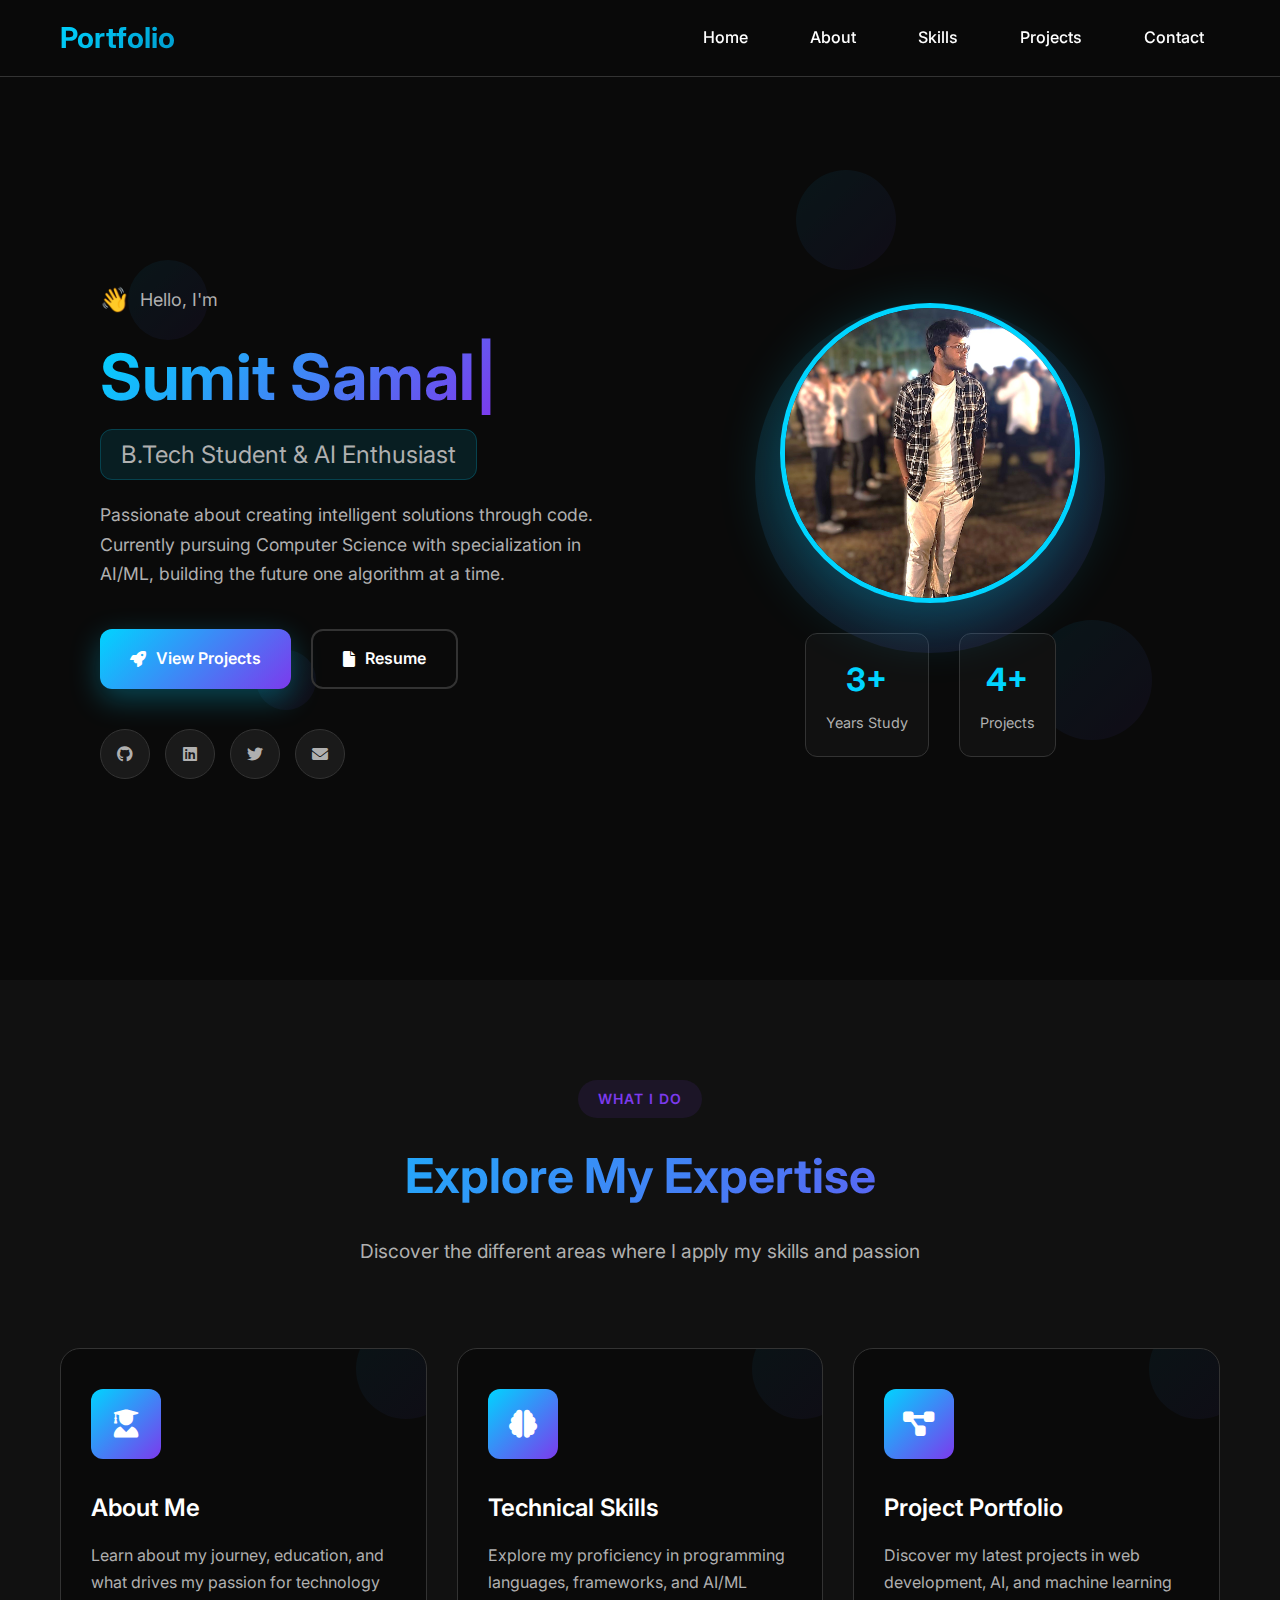
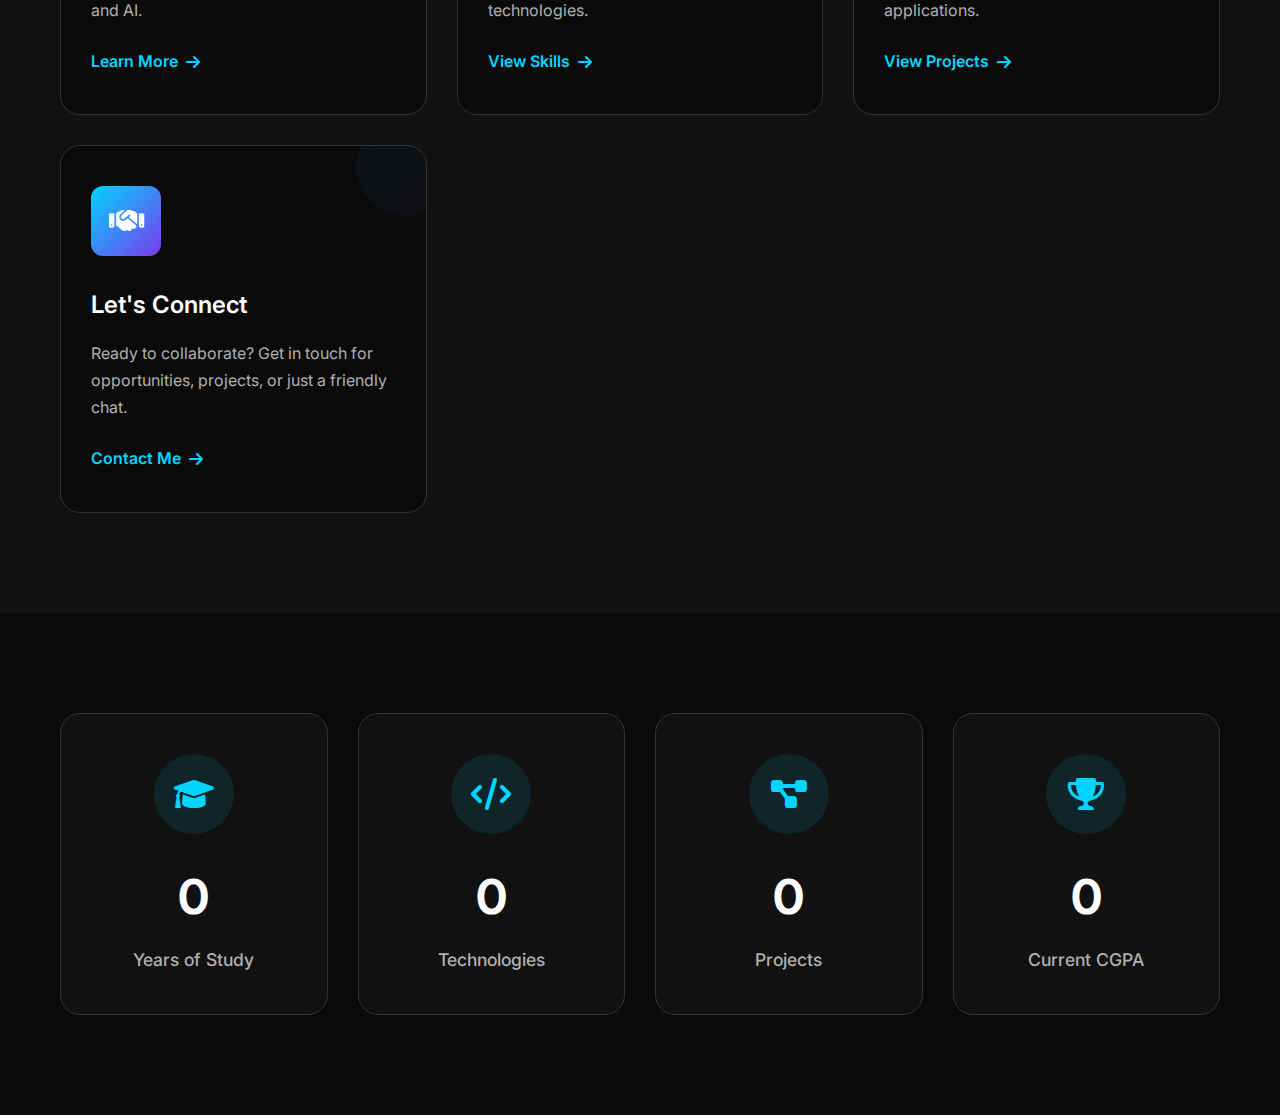
<file: index.html>
<!DOCTYPE html>
<html lang="en">
<head>
    <meta charset="UTF-8">
    <meta name="viewport" content="width=device-width, initial-scale=1.0">
    <title>Sumit Samal - Portfolio</title>
    <link rel="stylesheet" href="style1.css">
    <link href="https://cdnjs.cloudflare.com/ajax/libs/font-awesome/6.0.0/css/all.min.css" rel="stylesheet">
    <link href="https://fonts.googleapis.com/css2?family=Inter:wght@300;400;500;600;700&display=swap" rel="stylesheet">
</head>
<body>
    <nav class="navbar">
        <div class="nav-container">
            <div class="nav-logo">
                <a href="index.html">Portfolio</a>
            </div>
            <div class="nav-menu" id="nav-menu">
                <a href="index.html" class="nav-link active">Home</a>
                <a href="about1.html" class="nav-link active">About</a>
                <a href="skills1.html" class="nav-link active">Skills</a>
                <a href="project.html" class="nav-link active">Projects</a>
                <a href="contact.html" class="nav-link active">Contact</a>
            </div>
            <div class="nav-toggle" id="nav-toggle">
                <span class="bar"></span>
                <span class="bar"></span>
                <span class="bar"></span>
            </div>
        </div>
    </nav>

    <main class="home-container">
        <div class="hero-section">
            <div class="hero-background">
                <div class="floating-shapes">
                    <div class="shape shape-1"></div>
                    <div class="shape shape-2"></div>
                    <div class="shape shape-3"></div>
                    <div class="shape shape-4"></div>
                </div>
            </div>
            <div class="hero-content">
                <div class="hero-text">
                    <div class="greeting">
                        <span class="wave">👋</span>
                        <span>Hello, I'm</span>
                    </div>
                    <h1 class="hero-title">
                        <span class="highlight typing-text">Sumit Samal</span>
                    </h1>
                    <h2 class="hero-subtitle">
                        <span class="role-text">B.Tech Student & AI Enthusiast</span>
                    </h2>
                    <p class="hero-description">
                        Passionate about creating intelligent solutions through code. Currently pursuing Computer Science with specialization in AI/ML, building the future one algorithm at a time.
                    </p>
                    <div class="hero-buttons">
                        <a href="project1.html" class="btn btn-primary">
                            <i class="fas fa-rocket"></i>
                            <span>View Projects</span>
                        </a>
                        <a href="https://drive.google.com/file/d/1Ku2O8I_wGQ8rP6SpqJOawXwCkl2ctK6r/view?usp=sharing" class="btn btn-secondary">
                            <i class="fas fa-file"></i>
                            <span>Resume</span>
                        </a>
                    </div>
                    <div class="social-links">
                        <a href="https://github.com/Sumit07-git" class="social-link" title="GitHub">
                            <i class="fab fa-github"></i>
                        </a>
                        <a href="https://www.linkedin.com/in/sumit-samal-a66a9528b" class="social-link" title="LinkedIn">
                            <i class="fab fa-linkedin"></i>
                        </a>
                        <a href="https://x.com/SumitSamal72471?t=HwQ1sMINkgz9I_7a9Egrqw&s=09" class="social-link" title="Twitter">
                            <i class="fab fa-twitter"></i>
                        </a>
                        <a href="mailto:sumitsamal08@gmail.com" class="social-link" title="Email">
                            <i class="fas fa-envelope"></i>
                        </a>
                    </div>
                </div>
                <div class="hero-visual">
                    <div class="profile-container">
                        <div class="profile-background"></div>
                        <div class="profile-image">
                            <img src="[data-uri]" alt="Sumit Samal" class="profile-img">
                        </div>
                        <div class="profile-stats">
                            <div class="stat">
                                <span class="stat-number">3+</span>
                                <span class="stat-label">Years Study</span>
                            </div>
                            <div class="stat">
                                <span class="stat-number">4+</span>
                                <span class="stat-label">Projects</span>
                            </div>
                        </div>
                    </div>
                </div>
            </div>
            
        </div>

        <section class="features-section">
            <div class="container">
                <div class="section-header">
                    <span class="section-tag">What I Do</span>
                    <h2 class="section-title">Explore My Expertise</h2>
                    <p class="section-subtitle">Discover the different areas where I apply my skills and passion</p>
                </div>
                <div class="features-grid">
                    <a href="about1.html" class="feature-card">
                        <div class="feature-icon">
                            <i class="fas fa-user-graduate"></i>
                        </div>
                        <div class="feature-content">
                            <h3>About Me</h3>
                            <p>Learn about my journey, education, and what drives my passion for technology and AI.</p>
                            <span class="feature-link">Learn More <i class="fas fa-arrow-right"></i></span>
                        </div>
                        <div class="feature-decoration"></div>
                    </a>
                    
                    <a href="skills1.html" class="feature-card">
                        <div class="feature-icon">
                            <i class="fas fa-brain"></i>
                        </div>
                        <div class="feature-content">
                            <h3>Technical Skills</h3>
                            <p>Explore my proficiency in programming languages, frameworks, and AI/ML technologies.</p>
                            <span class="feature-link">View Skills <i class="fas fa-arrow-right"></i></span>
                        </div>
                        <div class="feature-decoration"></div>
                    </a>
                    
                    <a href="project.html" class="feature-card">
                        <div class="feature-icon">
                            <i class="fas fa-project-diagram"></i>
                        </div>
                        <div class="feature-content">
                            <h3>Project Portfolio</h3>
                            <p>Discover my latest projects in web development, AI, and machine learning applications.</p>
                            <span class="feature-link">View Projects <i class="fas fa-arrow-right"></i></span>
                        </div>
                        <div class="feature-decoration"></div>
                    </a>
                    
                    <a href="contact.html" class="feature-card">
                        <div class="feature-icon">
                            <i class="fas fa-handshake"></i>
                        </div>
                        <div class="feature-content">
                            <h3>Let's Connect</h3>
                            <p>Ready to collaborate? Get in touch for opportunities, projects, or just a friendly chat.</p>
                            <span class="feature-link">Contact Me <i class="fas fa-arrow-right"></i></span>
                        </div>
                        <div class="feature-decoration"></div>
                    </a>
                </div>
            </div>
        </section>

        <section class="stats-section">
            <div class="container">
                <div class="stats-grid">
                    <div class="stat-card">
                        <div class="stat-icon">
                            <i class="fas fa-graduation-cap"></i>
                        </div>
                        <div class="stat-content">
                            <div class="stat-number" data-target="3">0</div>
                            <div class="stat-label">Years of Study</div>
                        </div>
                    </div>
                    
                    <div class="stat-card">
                        <div class="stat-icon">
                            <i class="fas fa-code"></i>
                        </div>
                        <div class="stat-content">
                            <div class="stat-number" data-target="15">0</div>
                            <div class="stat-label">Technologies</div>
                        </div>
                    </div>
                    
                    <div class="stat-card">
                        <div class="stat-icon">
                            <i class="fas fa-project-diagram"></i>
                        </div>
                        <div class="stat-content">
                            <div class="stat-number" data-target="4">0</div>
                            <div class="stat-label">Projects</div>
                        </div>
                    </div>
                    
                    <div class="stat-card">
                        <div class="stat-icon">
                            <i class="fas fa-trophy"></i>
                        </div>
                        <div class="stat-content">
                            <div class="stat-number" data-target="7.8">0</div>
                            <div class="stat-label">Current CGPA</div>
                        </div>
                    </div>
                </div>
            </div>
        </section>
    </main>

    <script src="script.js"></script>
</body>
</html>
</file>
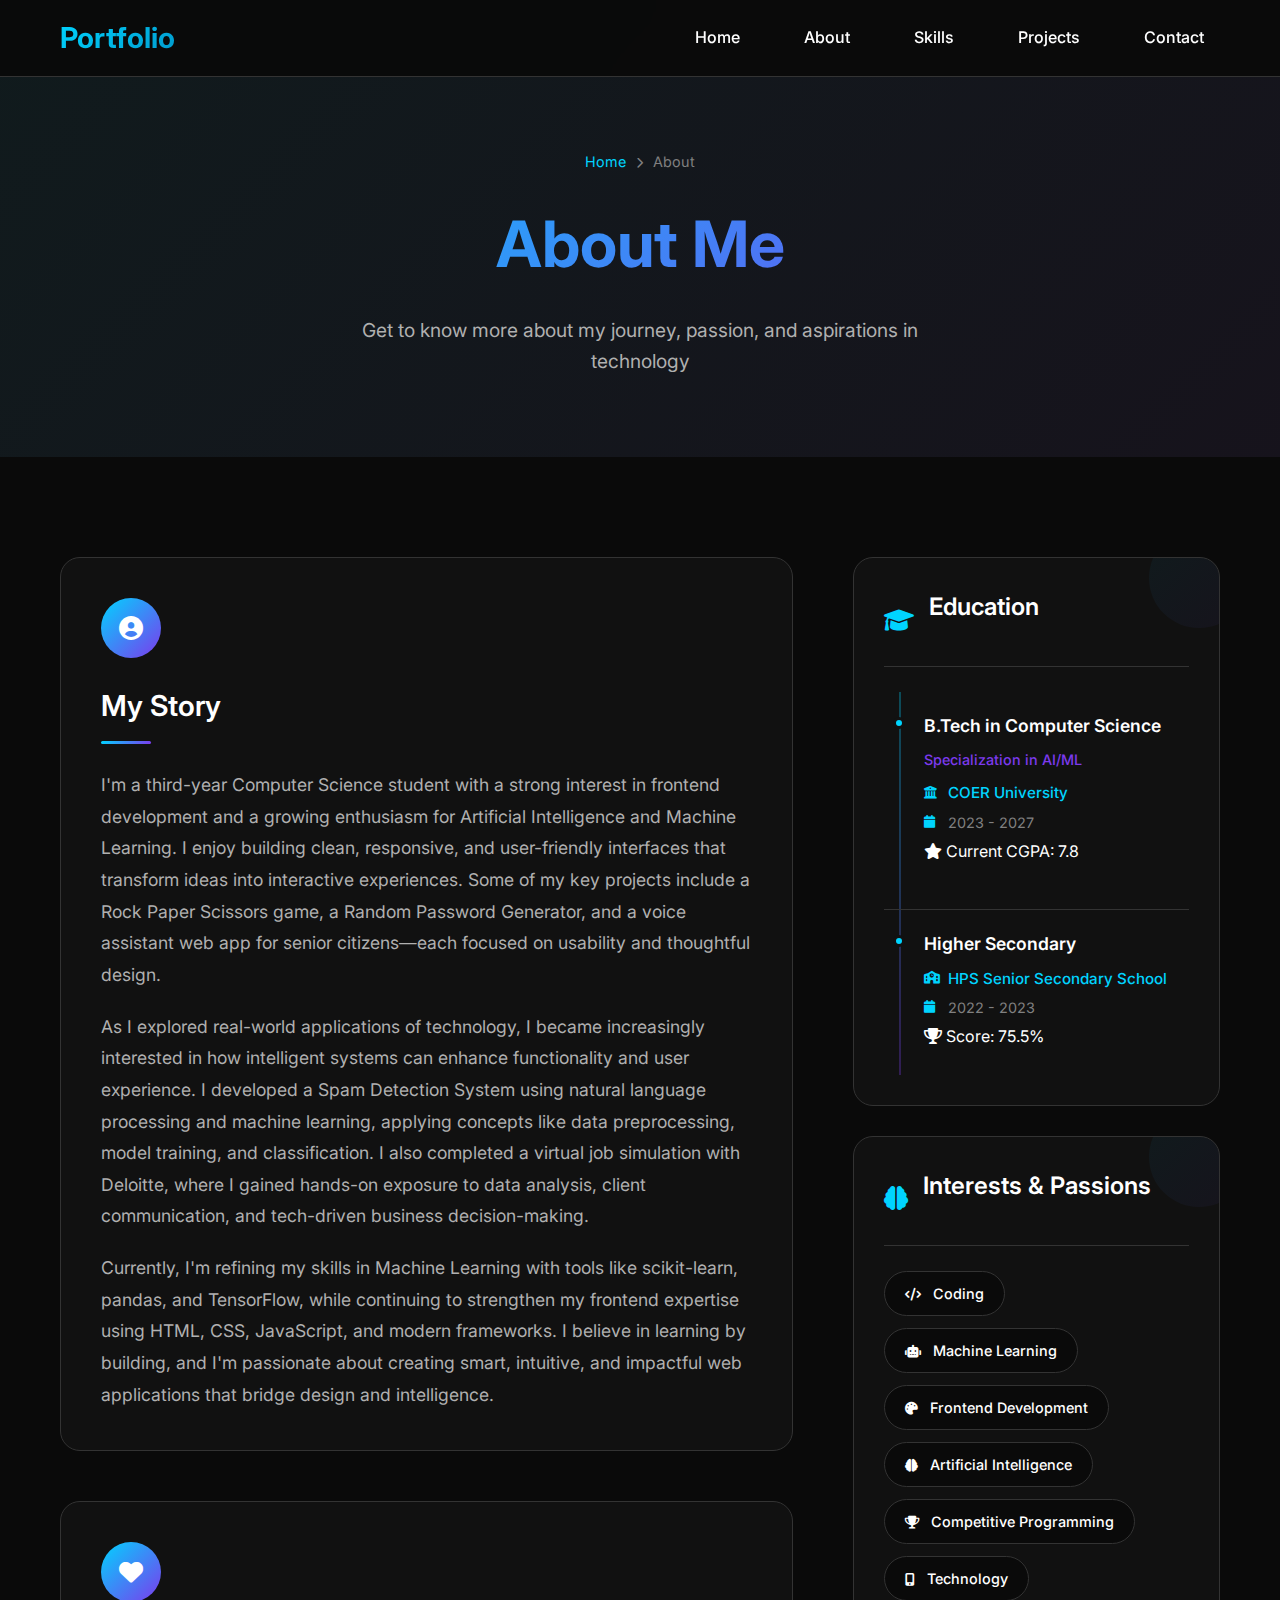
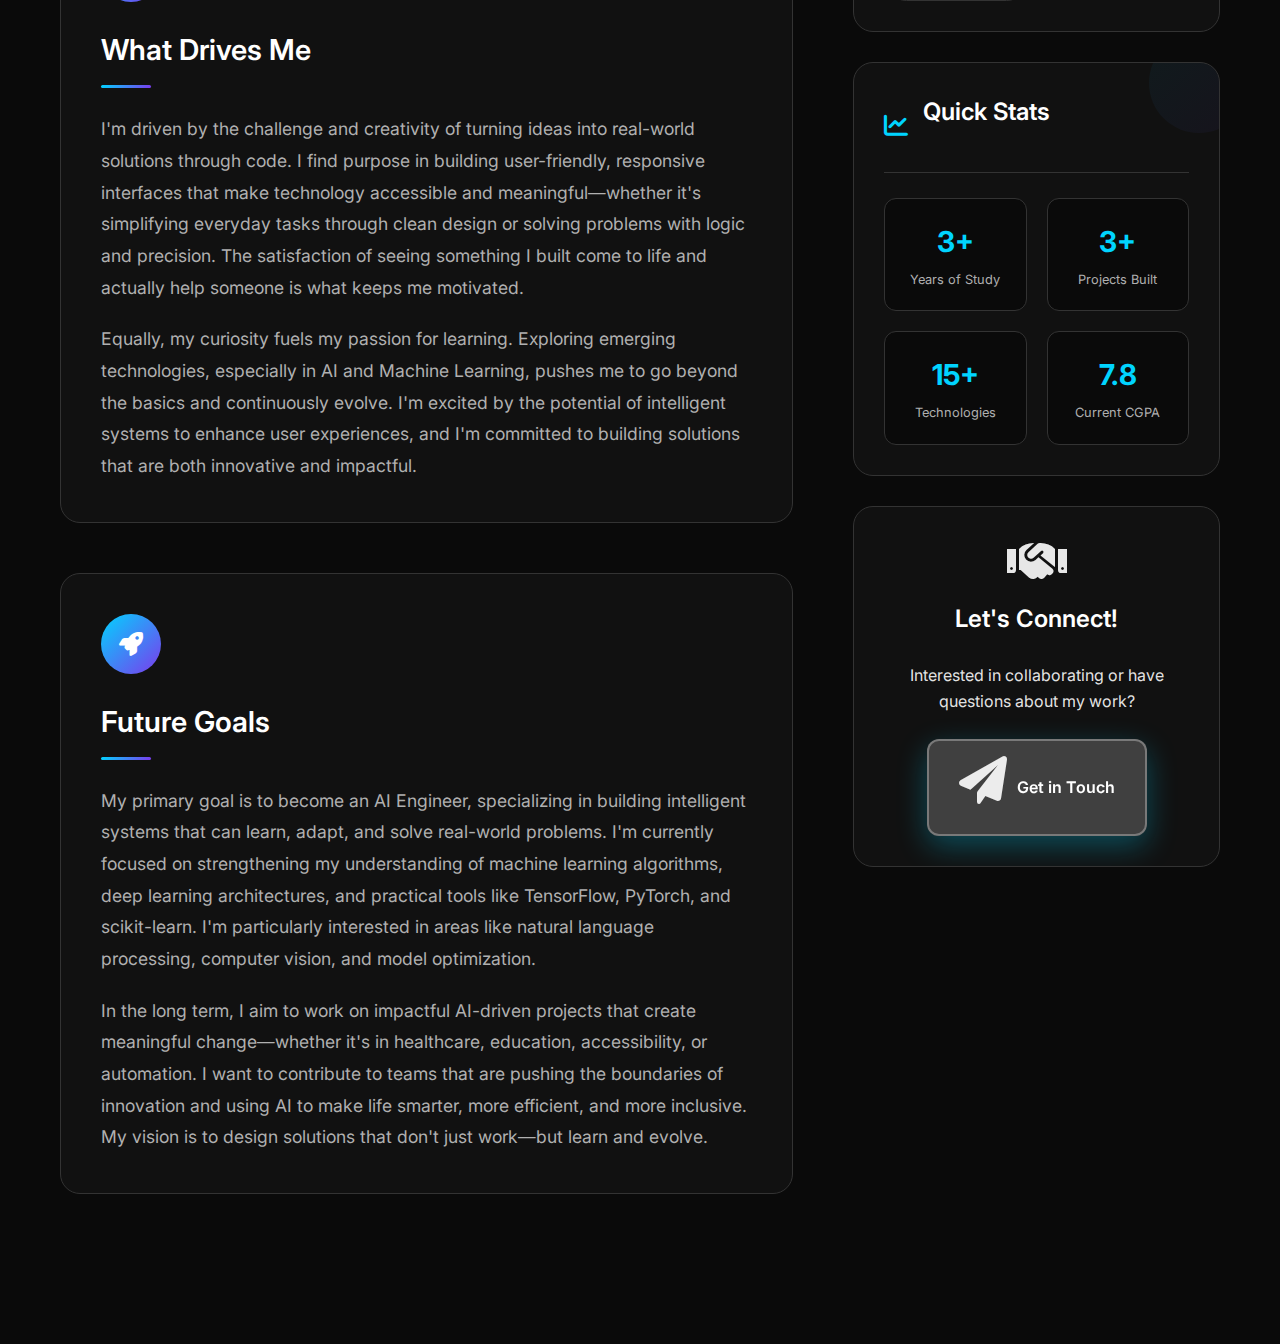
<file: about1.html>
<!DOCTYPE html>
<html lang="en">
<head>
    <meta charset="UTF-8">
    <meta name="viewport" content="width=device-width, initial-scale=1.0">
    <title>Portfolio - About</title>
    <link rel="stylesheet" href="style2.css">
    <link href="https://cdnjs.cloudflare.com/ajax/libs/font-awesome/6.0.0/css/all.min.css" rel="stylesheet">
    <link href="https://fonts.googleapis.com/css2?family=Inter:wght@300;400;500;600;700&display=swap" rel="stylesheet">
</head>
<body>
    <nav class="navbar">
        <div class="nav-container">
            <div class="nav-logo">
                <a href="index.html">Portfolio</a>
            </div>
             <div class="nav-menu" id="nav-menu">
                <a href="index.html" class="nav-link active">Home</a>
                <a href="about1.html" class="nav-link active">About</a>
                <a href="skills1.html" class="nav-link active">Skills</a>
                <a href="project.html" class="nav-link active">Projects</a>
                <a href="contact.html" class="nav-link active">Contact</a>
            </div>
            <div class="nav-toggle" id="nav-toggle">
                <span class="bar"></span>
                <span class="bar"></span>
                <span class="bar"></span>
            </div>
        </div>
    </nav>

    <section class="page-header">
        <div class="container">
            <div class="page-breadcrumb">
                <a href="index.html">Home</a>
                <span><i class="fas fa-chevron-right"></i></span>
                <span>About</span>
            </div>
            <h1>About Me</h1>
            <p>Get to know more about my journey, passion, and aspirations in technology</p>
        </div>
    </section>

    <section class="about-content">
        <div class="about-grid">
            <div class="about-text">
                <div class="about-section">
                    <div class="section-icon">
                        <i class="fas fa-user-circle"></i>
                    </div>
                    <h2>My Story</h2>
                    <p>
                        I'm a third-year Computer Science student with a strong interest in frontend development and a growing enthusiasm for Artificial Intelligence and Machine Learning. I enjoy building clean, responsive, and user-friendly interfaces that transform ideas into interactive experiences. Some of my key projects include a Rock Paper Scissors game, a Random Password Generator, and a voice assistant web app for senior citizens—each focused on usability and thoughtful design.
                    </p>
                    <p>
                        As I explored real-world applications of technology, I became increasingly interested in how intelligent systems can enhance functionality and user experience. I developed a Spam Detection System using natural language processing and machine learning, applying concepts like data preprocessing, model training, and classification. I also completed a virtual job simulation with Deloitte, where I gained hands-on exposure to data analysis, client communication, and tech-driven business decision-making.
                    </p>
                    <p>
                        Currently, I'm refining my skills in Machine Learning with tools like scikit-learn, pandas, and TensorFlow, while continuing to strengthen my frontend expertise using HTML, CSS, JavaScript, and modern frameworks. I believe in learning by building, and I'm passionate about creating smart, intuitive, and impactful web applications that bridge design and intelligence.
                    </p>
                </div>

                <div class="about-section">
                    <div class="section-icon">
                        <i class="fas fa-heart"></i>
                    </div>
                    <h2>What Drives Me</h2>
                    <p>
                        I'm driven by the challenge and creativity of turning ideas into real-world solutions through code. I find purpose in building user-friendly, responsive interfaces that make technology accessible and meaningful—whether it's simplifying everyday tasks through clean design or solving problems with logic and precision. The satisfaction of seeing something I built come to life and actually help someone is what keeps me motivated.
                    </p>
                    <p>
                        Equally, my curiosity fuels my passion for learning. Exploring emerging technologies, especially in AI and Machine Learning, pushes me to go beyond the basics and continuously evolve. I'm excited by the potential of intelligent systems to enhance user experiences, and I'm committed to building solutions that are both innovative and impactful.
                    </p>
                </div>

                <div class="about-section">
                    <div class="section-icon">
                        <i class="fas fa-rocket"></i>
                    </div>
                    <h2>Future Goals</h2>
                    <p>
                        My primary goal is to become an AI Engineer, specializing in building intelligent systems that can learn, adapt, and solve real-world problems. I'm currently focused on strengthening my understanding of machine learning algorithms, deep learning architectures, and practical tools like TensorFlow, PyTorch, and scikit-learn. I'm particularly interested in areas like natural language processing, computer vision, and model optimization.
                    </p>
                    <p>
                        In the long term, I aim to work on impactful AI-driven projects that create meaningful change—whether it's in healthcare, education, accessibility, or automation. I want to contribute to teams that are pushing the boundaries of innovation and using AI to make life smarter, more efficient, and more inclusive. My vision is to design solutions that don't just work—but learn and evolve.
                    </p>
                </div>
            </div>

            <div class="about-sidebar">
                <div class="info-card">
                    <div class="card-header">
                        <i class="fas fa-graduation-cap"></i>
                        <h3>Education</h3>
                    </div>
                    <div class="education-timeline">
                        <div class="education-item">
                            <div class="education-marker"></div>
                            <div class="education-content">
                                <div class="education-degree">B.Tech in Computer Science</div>
                                <div class="education-specialization">Specialization in AI/ML</div>
                                <div class="education-school">
                                    <i class="fas fa-university"></i>
                                    COER University
                                </div>
                                <div class="education-year">
                                    <i class="fas fa-calendar"></i>
                                    2023 - 2027
                                </div>
                                <div class="education-grade">
                                    <i class="fas fa-star"></i>
                                    Current CGPA: 7.8
                                </div>
                            </div>
                        </div>
                        <div class="education-item">
                            <div class="education-marker"></div>
                            <div class="education-content">
                                <div class="education-degree">Higher Secondary</div>
                                <div class="education-school">
                                    <i class="fas fa-school"></i>
                                    HPS Senior Secondary School
                                </div>
                                <div class="education-year">
                                    <i class="fas fa-calendar"></i>
                                    2022 - 2023
                                </div>
                                <div class="education-grade">
                                    <i class="fas fa-trophy"></i>
                                    Score: 75.5%
                                </div>
                            </div>
                        </div>
                    </div>
                </div>

                <div class="info-card">
                    <div class="card-header">
                        <i class="fas fa-brain"></i>
                        <h3>Interests & Passions</h3>
                    </div>
                    <div class="interests-list">
                        <span class="interest-tag">
                            <i class="fas fa-code"></i>
                            Coding
                        </span>
                        <span class="interest-tag">
                            <i class="fas fa-robot"></i>
                            Machine Learning
                        </span>
                        <span class="interest-tag">
                            <i class="fas fa-palette"></i>
                            Frontend Development
                        </span>
                        <span class="interest-tag">
                            <i class="fas fa-brain"></i>
                            Artificial Intelligence
                        </span>
                        <span class="interest-tag">
                            <i class="fas fa-trophy"></i>
                            Competitive Programming
                        </span>
                        <span class="interest-tag">
                            <i class="fas fa-mobile-alt"></i>
                            Technology
                        </span>
                    </div>
                </div>

                <div class="info-card">
                    <div class="card-header">
                        <i class="fas fa-chart-line"></i>
                        <h3>Quick Stats</h3>
                    </div>
                    <div class="stats-mini">
                        <div class="stat-mini">
                            <div class="stat-mini-number">3+</div>
                            <div class="stat-mini-label">Years of Study</div>
                        </div>
                        <div class="stat-mini">
                            <div class="stat-mini-number">3+</div>
                            <div class="stat-mini-label">Projects Built</div>
                        </div>
                        <div class="stat-mini">
                            <div class="stat-mini-number">15+</div>
                            <div class="stat-mini-label">Technologies</div>
                        </div>
                        <div class="stat-mini">
                            <div class="stat-mini-number">7.8</div>
                            <div class="stat-mini-label">Current CGPA</div>
                        </div>
                    </div>
                </div>

                <div class="info-card cta-card">
                    <div class="cta-content">
                        <i class="fas fa-handshake"></i>
                        <h3>Let's Connect!</h3>
                        <p>Interested in collaborating or have questions about my work?</p>
                        <a href="contact.html" class="btn btn-primary">
                            <i class="fas fa-paper-plane"></i>
                            <span>Get in Touch</span>
                        </a>
                    </div>
                </div>
            </div>
        </div>
    </section>

    <script src="script.js"></script>
    </script>
</body>
</html>
</file>
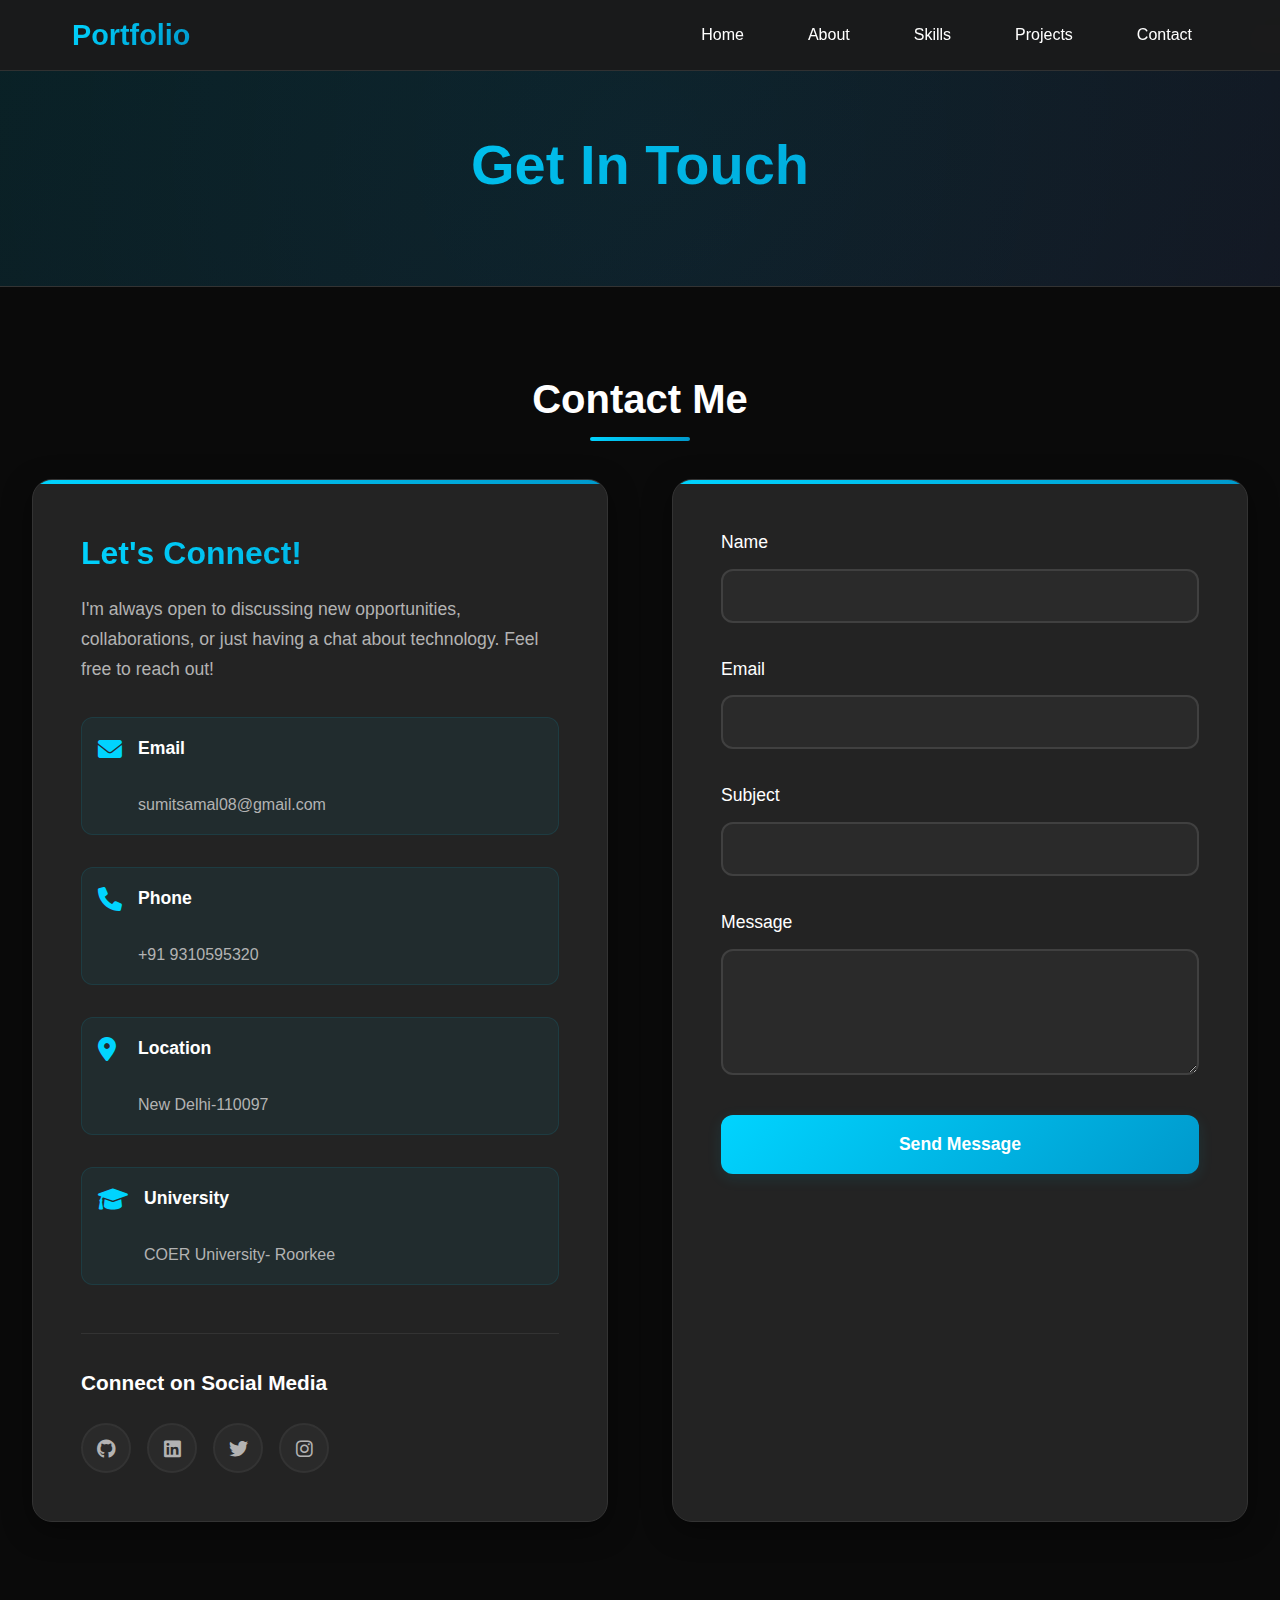
<file: contact.html>
<!DOCTYPE html>
<html lang="en">
<head>
    <meta charset="UTF-8">
    <meta name="viewport" content="width=device-width, initial-scale=1.0">
    <title>Portfolio - Contact</title>
    <link href="https://cdnjs.cloudflare.com/ajax/libs/font-awesome/6.0.0/css/all.min.css" rel="stylesheet">
    <link rel="stylesheet" href="style5.css">
</head>
<body>
    <nav class="navbar">
        <div class="nav-container">
            <div class="nav-logo">
                <a href="index.html">Portfolio</a>
            </div>
            <div class="nav-menu" id="nav-menu">
                <a href="index.html" class="nav-link active">Home</a>
                <a href="about1.html" class="nav-link active">About</a>
                <a href="skills1.html" class="nav-link active">Skills</a>
                <a href="project.html" class="nav-link active">Projects</a>
                <a href="contact1.html" class="nav-link active">Contact</a>
            </div>
            <div class="nav-toggle" id="nav-toggle">
                <span class="bar"></span>
                <span class="bar"></span>
                <span class="bar"></span>
            </div>
        </div>
    </nav>

    <div class="page-header">
        <h1>Get In Touch</h1>
    </div>

    <section id="contact" class="section fade-in">
        <h2 class="section-title">Contact Me</h2>
        <div class="contact-container">
            <div class="contact-info">
                <h3>Let's Connect!</h3>
                <p>I'm always open to discussing new opportunities, collaborations, or just having a chat about technology. Feel free to reach out!</p>
                
                <div class="contact-item">
                    <i class="fas fa-envelope"></i>
                    <div>
                        <strong>Email</strong><br>
                        sumitsamal08@gmail.com
                    </div>
                </div>
                
                <div class="contact-item">
                    <i class="fas fa-phone"></i>
                    <div>
                        <strong>Phone</strong><br>
                        +91 9310595320
                    </div>
                </div>
                
                <div class="contact-item">
                    <i class="fas fa-map-marker-alt"></i>
                    <div>
                        <strong>Location</strong><br>
                        New Delhi-110097
                    </div>
                </div>
                
                <div class="contact-item">
                    <i class="fas fa-graduation-cap"></i>
                    <div>
                        <strong>University</strong><br>
                        COER University- Roorkee
                    </div>
                </div>
                
                <div class="contact-social">
                    <h4>Connect on Social Media</h4>
                    <div class="social-icons">
                        <a href="#" class="social-icon"><i class="fab fa-github"></i></a>
                        <a href="#" class="social-icon"><i class="fab fa-linkedin"></i></a>
                        <a href="#" class="social-icon"><i class="fab fa-twitter"></i></a>
                        <a href="#" class="social-icon"><i class="fab fa-instagram"></i></a>
                    </div>
                </div>
            </div>
            
            <form class="contact-form" id="contactForm">
                <div class="form-group">
                    <label for="name">Name</label>
                    <input type="text" id="name" name="name" required>
                </div>
                
                <div class="form-group">
                    <label for="email">Email</label>
                    <input type="email" id="email" name="email" required>
                </div>
                
                <div class="form-group">
                    <label for="subject">Subject</label>
                    <input type="text" id="subject" name="subject" required>
                </div>
                
                <div class="form-group">
                    <label for="message">Message</label>
                    <textarea id="message" name="message" rows="5" required></textarea>
                </div>
                
                <button type="submit" class="submit-btn">Send Message</button>
            </form>
        </div>
        
    </section>

    <script src="script.js"></script>
</body>
</html>
</file>
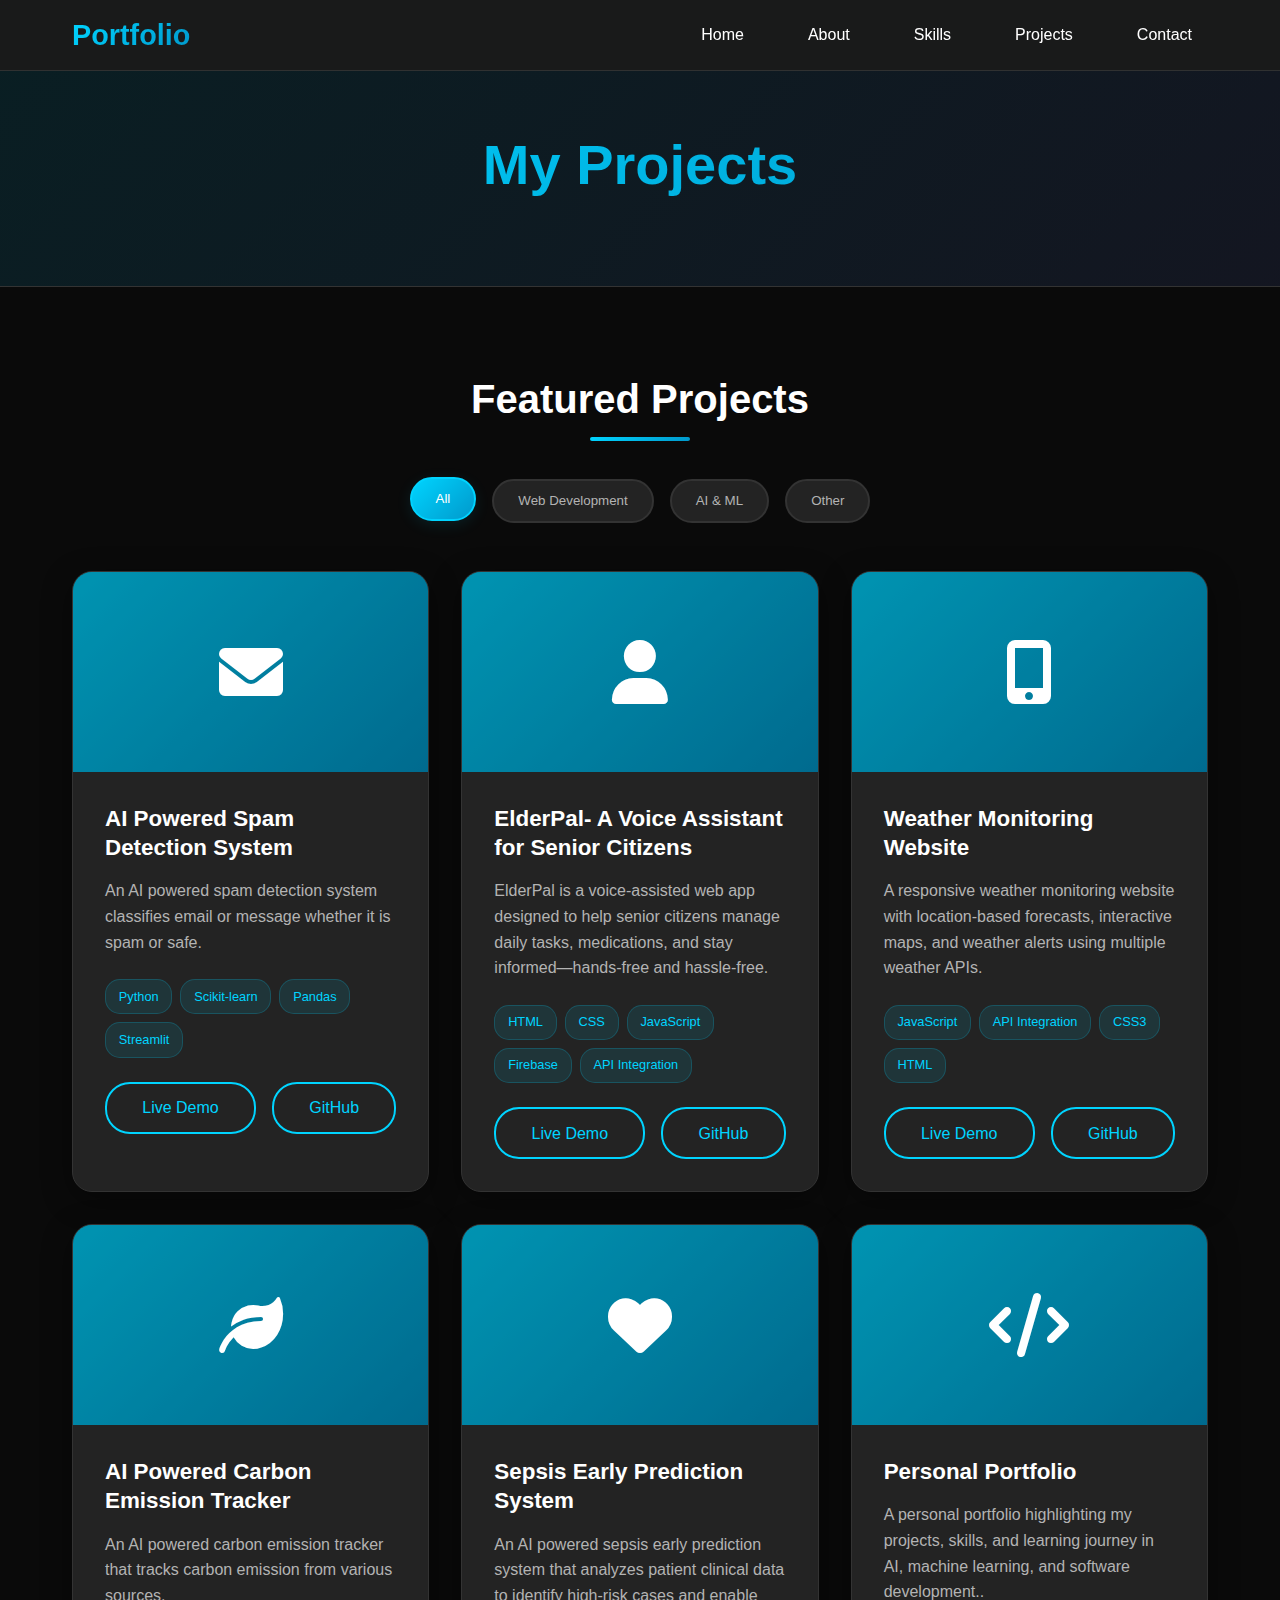
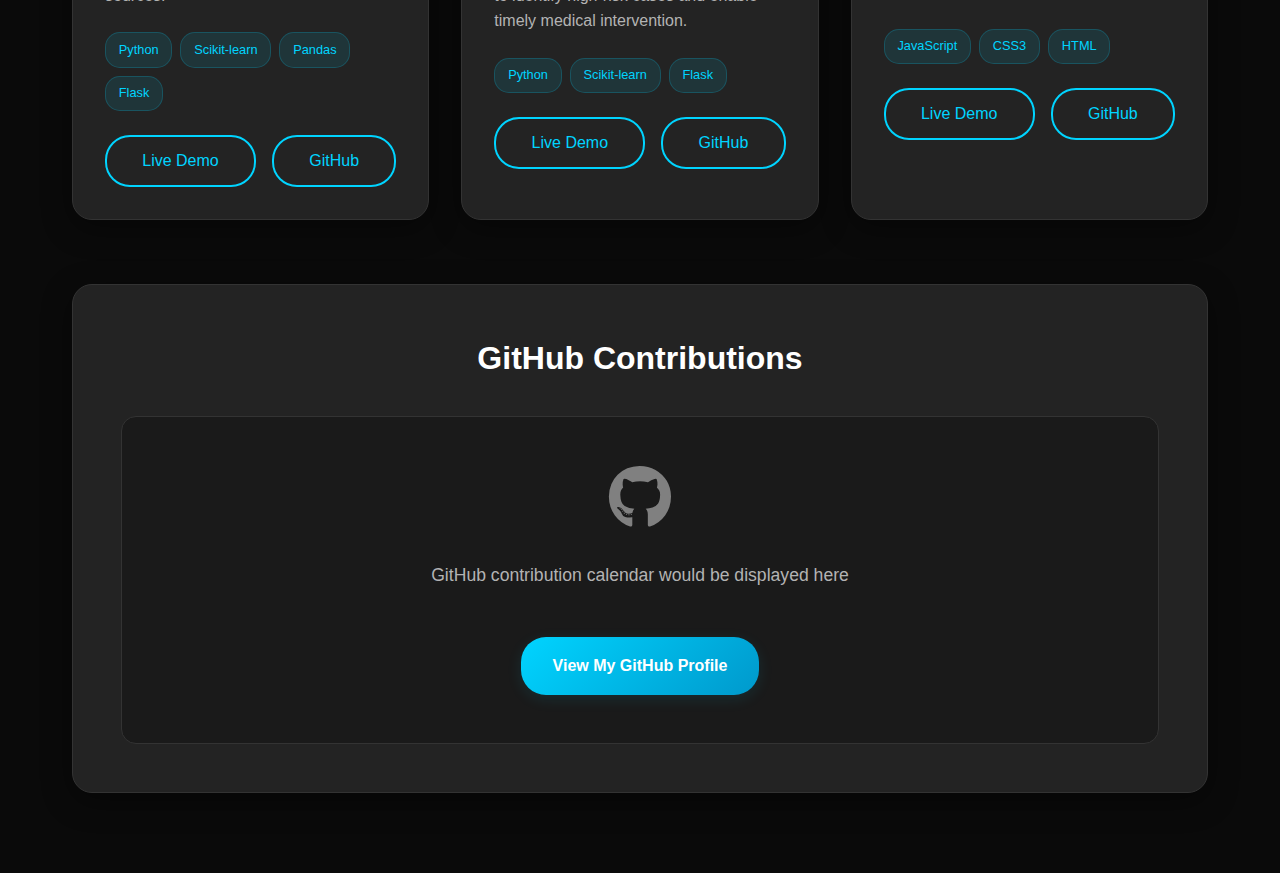
<file: project.html>
<!DOCTYPE html>
<html lang="en">
<head>
    <meta charset="UTF-8">
    <meta name="viewport" content="width=device-width, initial-scale=1.0">
    <title>Portfolio- Project</title>
    <link href="https://cdnjs.cloudflare.com/ajax/libs/font-awesome/6.0.0/css/all.min.css" rel="stylesheet">
    <link rel="stylesheet" href="style4.css">
</head>
<body>
     <nav class="navbar">
        <div class="nav-container">
            <div class="nav-logo">
                <a href="main.html">Portfolio</a>
            </div>
            <div class="nav-menu" id="nav-menu">
                <a href="index.html" class="nav-link active">Home</a>
                <a href="about1.html" class="nav-link active">About</a>
                <a href="skills1.html" class="nav-link active">Skills</a>
                <a href="project.html" class="nav-link active">Projects</a>
                <a href="contact.html" class="nav-link active">Contact</a>
            </div>
            <div class="nav-toggle" id="nav-toggle">
                <span class="bar"></span>
                <span class="bar"></span>
                <span class="bar"></span>
            </div>
        </div>
    </nav>
    <div class="page-header">
        <h1>My Projects</h1>
    </div>
    <section id="projects" class="section fade-in">
        <h2 class="section-title">Featured Projects</h2>
        
        <div class="project-filters">
            <button class="filter-btn active" data-filter="all">All</button>
            <button class="filter-btn" data-filter="web">Web Development</button>
            <button class="filter-btn" data-filter="ai">AI & ML</button>
            <button class="filter-btn" data-filter="other">Other</button>
        </div>
        
        <div class="projects-grid">
            <div class="project-card" data-category="ai">
                <div class="project-image">
                    <i class="fas fa-envelope"></i>
                </div>
                <div class="project-content">
                    <h3 class="project-title">AI Powered Spam Detection System</h3>
                    <p class="project-description">An AI powered spam detection system classifies email or message whether it is spam or safe.</p>
                    <div class="project-tech">
                        <span class="tech-tag">Python</span>
                        <span class="tech-tag">Scikit-learn</span>
                        <span class="tech-tag">Pandas</span>
                        <span class="tech-tag">Streamlit</span>
                    </div>
                    <div class="project-links">
                        <a href="https://email-spam-detection-sysytem-uqha7ywtob26a3czromdpu.streamlit.app/" class="project-link">Live Demo</a>
                        <a href="https://github.com/Sumit07-git/email-spam-detection-sysytem.git" class="project-link">GitHub</a>
                    </div>
                </div>
            </div>

            <div class="project-card" data-category="web">
                <div class="project-image">
                    <i class="fas fa-user"></i>
                </div>
                <div class="project-content">
                    <h3 class="project-title">ElderPal- A Voice Assistant for Senior Citizens</h3>
                    <p class="project-description">ElderPal is a voice-assisted web app designed to help senior citizens manage daily tasks, medications, and stay informed—hands-free and hassle-free.</p>
                    <div class="project-tech">
                        <span class="tech-tag">HTML</span>
                        <span class="tech-tag">CSS</span>
                        <span class="tech-tag">JavaScript</span>
                        <span class="tech-tag">Firebase</span>
                        <span class="tech-tag">API Integration</span>
                    </div>
                    <div class="project-links">
                        <a href="https://elderpal-seven.vercel.app/" class="project-link">Live Demo</a>
                        <a href="https://github.com/Sumit07-git/voice-assistant-for-senior-citizens.git" class="project-link">GitHub</a>
                    </div>
                </div>
            </div>

            <div class="project-card" data-category="web">
                <div class="project-image">
                    <i class="fas fa-mobile-alt"></i>
                </div>
                <div class="project-content">
                    <h3 class="project-title">Weather Monitoring Website</h3>
                    <p class="project-description">A responsive weather monitoring website with location-based forecasts, interactive maps, and weather alerts using multiple weather APIs.</p>
                    <div class="project-tech">
                        <span class="tech-tag">JavaScript</span>
                        <span class="tech-tag">API Integration</span>
                        <span class="tech-tag">CSS3</span>
                        <span class="tech-tag">HTML</span>
                    </div>
                    <div class="project-links">
                        <a href="https://weather-monitor-48.vercel.app/" class="project-link">Live Demo</a>
                        <a href="https://github.com/Sumit07-git/Weather-monitoring-website.git" class="project-link">GitHub</a>
                    </div>
                </div>
            </div>

             <div class="project-card" data-category="ai">
                <div class="project-image">
                    <i class="fas fa-leaf"></i>
                </div>
                <div class="project-content">
                    <h3 class="project-title">AI Powered Carbon Emission Tracker</h3>
                    <p class="project-description">An AI powered carbon emission tracker that tracks carbon emission from various sources.</p>
                    <div class="project-tech">
                        <span class="tech-tag">Python</span>
                        <span class="tech-tag">Scikit-learn</span>
                        <span class="tech-tag">Pandas</span>
                        <span class="tech-tag">Flask</span>
                    </div>
                    <div class="project-links">
                        <a href="https://carbon-foot-monitor.onrender.com" class="project-link">Live Demo</a>
                        <a href="https://github.com/Sumit07-git/carbon-foot.git" class="project-link">GitHub</a>
                    </div>
                </div>
            </div>

            <div class="project-card" data-category="ai">
                <div class="project-image">
                    <i class="fas fa-heart"></i>
                </div>
                <div class="project-content">
                    <h3 class="project-title">Sepsis Early Prediction System</h3>
                    <p class="project-description">An AI powered sepsis early prediction system that analyzes patient clinical data to identify high-risk cases and enable timely medical intervention.</p>
                    <div class="project-tech">
                        <span class="tech-tag">Python</span>
                        <span class="tech-tag">Scikit-learn</span>
                        <span class="tech-tag">Flask</span>
                    </div>
                    <div class="project-links">
                        <a href="https://sepsis-prediction-7ofu.onrender.com" class="project-link">Live Demo</a>
                        <a href="https://github.com/Sumit07-git/sepsis.git" class="project-link">GitHub</a>
                    </div>
                </div>
            </div>

            <div class="project-card" data-category="web">
                <div class="project-image">
                    <i class="fa-solid fa-code"></i>
                </div>
                <div class="project-content">
                    <h3 class="project-title">Personal Portfolio</h3>
                    <p class="project-description">A personal portfolio highlighting my projects, skills, and learning journey in AI, machine learning, and software development..</p>
                    <div class="project-tech">
                        <span class="tech-tag">JavaScript</span>
                        <span class="tech-tag">CSS3</span>
                        <span class="tech-tag">HTML</span>
                    </div>
                    <div class="project-links">
                        <a href="https://myportfolio-078.vercel.app/ " class="project-link">Live Demo</a>
                        <a href="https://github.com/Sumit07-git/myportfolio.git" class="project-link">GitHub</a>
                    </div>
                </div>
            </div>
        </div>
        
        <div class="github-activity">
            <h3 class="github-title">GitHub Contributions</h3>
            <div class="github-calendar">
                <div class="github-placeholder">
                    <i class="fab fa-github"></i>
                    <p>GitHub contribution calendar would be displayed here</p>
                    <a href="https://github.com/Sumit07-git" class="github-profile-link">View My GitHub Profile</a>
                </div>
            </div>
        </div>
    </section>

    <script src="script.js"></script>
</body>
</html>
</file>
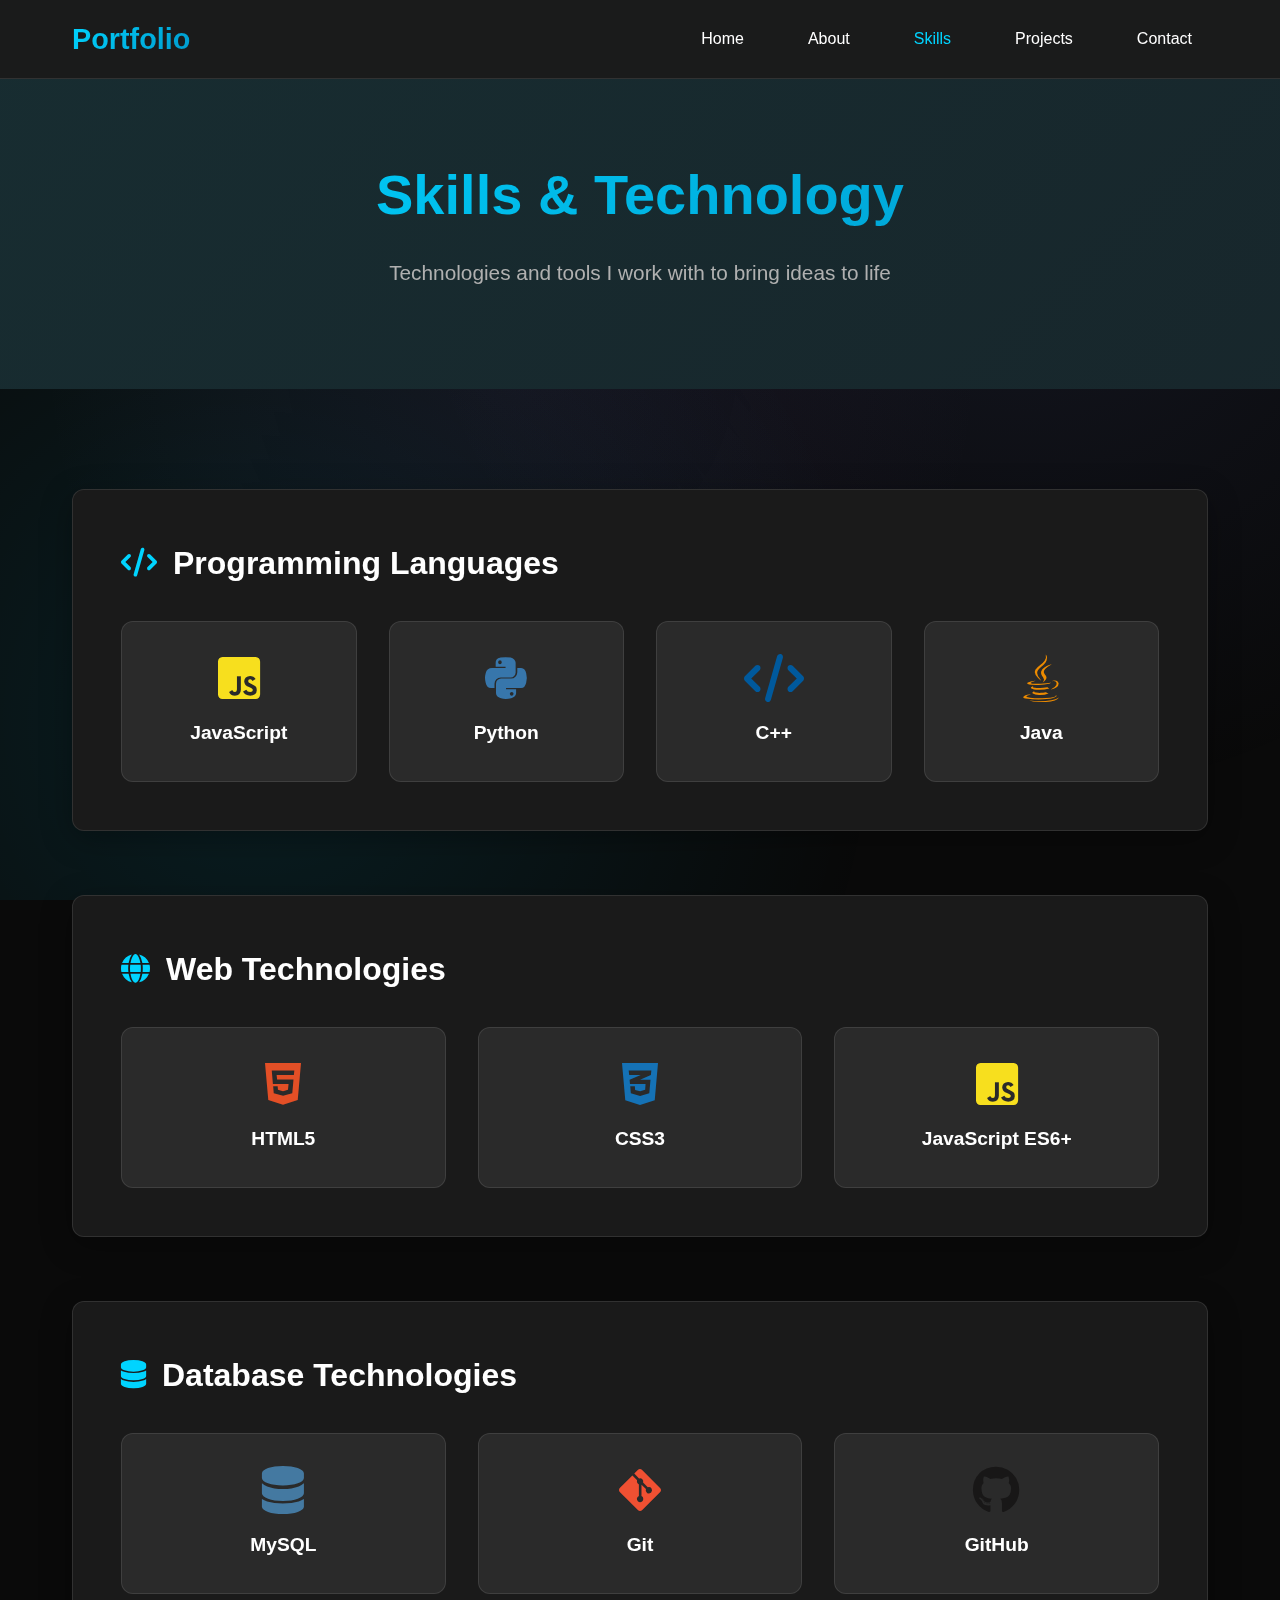
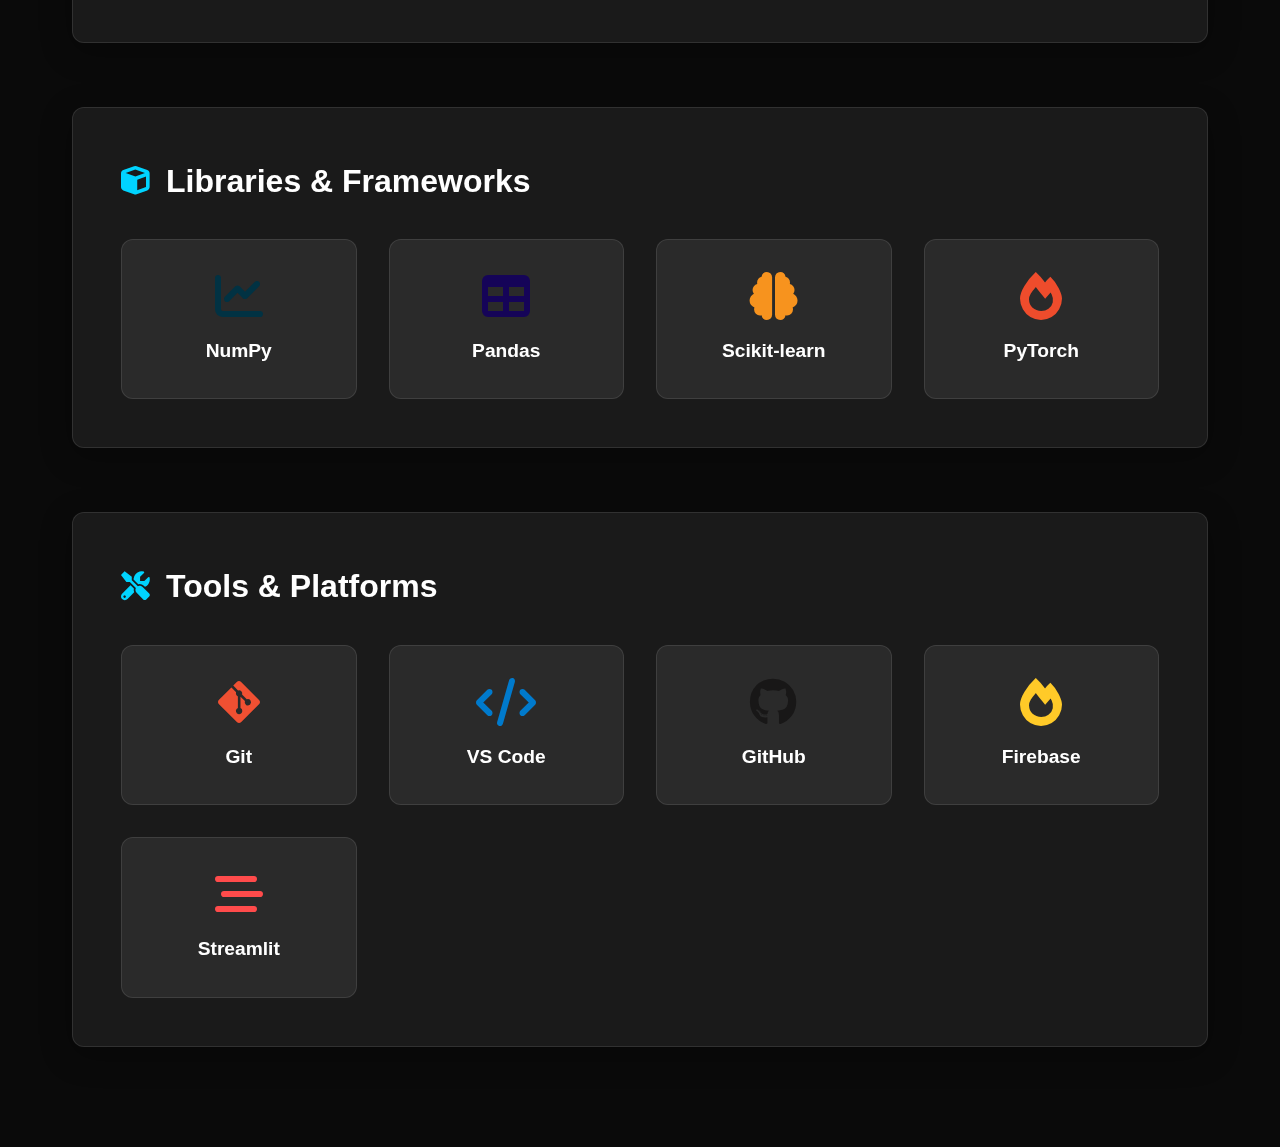
<file: skills1.html>
<!DOCTYPE html>
<html lang="en">
<head>
    <meta charset="UTF-8">
    <meta name="viewport" content="width=device-width, initial-scale=1.0">
    <title>Portfolio - Skills</title>
    <link rel="stylesheet" href="style3.css">
    <link href="https://cdnjs.cloudflare.com/ajax/libs/font-awesome/6.0.0/css/all.min.css" rel="stylesheet">
</head>
<body>
    <nav class="navbar">
        <div class="nav-container">
            <div class="nav-logo">
                <a href="index.html">Portfolio</a>
            </div>
            <div class="nav-menu" id="nav-menu">
                <a href="index.html" class="nav-link">Home</a>
                <a href="about1.html" class="nav-link">About</a>
                <a href="skills1.html" class="nav-link active">Skills</a>
                <a href="project.html" class="nav-link">Projects</a>
                <a href="contact.html" class="nav-link">Contact</a>
            </div>
            <div class="nav-toggle" id="nav-toggle">
                <span class="bar"></span>
                <span class="bar"></span>
                <span class="bar"></span>
            </div>
        </div>
    </nav>

    <section class="page-header">
        <div class="container">
            <h1>Skills & Technology</h1>
            <p>Technologies and tools I work with to bring ideas to life</p>
        </div>
    </section>

    <section class="skills-content">
        <div class="skill-categories">
            <div class="skill-category" data-category="programming">
                <h2><i class="fas fa-code"></i> Programming Languages</h2>
                <div class="tech-icons">
                    <div class="tech-item" data-tech="javascript" data-level="90">
                        <i class="fab fa-js-square" style="color: #f7df1e;"></i>
                        <span>JavaScript</span>
                    </div>
                    <div class="tech-item" data-tech="python" data-level="85">
                        <i class="fab fa-python" style="color: #3776ab;"></i>
                        <span>Python</span>
                    </div>
                    <div class="tech-item" data-tech="cpp" data-level="80">
                        <i class="fas fa-code" style="color: #00599c;"></i>
                        <span>C++</span>
                    </div>
                    <div class="tech-item" data-tech="java" data-level="75">
                        <i class="fab fa-java" style="color: #ed8b00;"></i>
                        <span>Java</span>
                    </div>
                </div>
            </div>

            <div class="skill-category" data-category="web">
                <h2><i class="fas fa-globe"></i> Web Technologies</h2>
                <div class="tech-icons">
                    <div class="tech-item" data-tech="html" data-level="95">
                        <i class="fab fa-html5" style="color: #e34f26;"></i>
                        <span>HTML5</span>
                    </div>
                    <div class="tech-item" data-tech="css" data-level="90">
                        <i class="fab fa-css3-alt" style="color: #1572b6;"></i>
                        <span>CSS3</span>
                    </div>
                    <div class="tech-item" data-tech="javascript-web" data-level="88">
                        <i class="fab fa-js-square" style="color: #f7df1e;"></i>
                        <span>JavaScript ES6+</span>
                    </div>
                </div>
            </div>

            <div class="skill-category" data-category="database">
                <h2><i class="fas fa-database"></i> Database Technologies</h2>
                <div class="tech-icons">
                    <div class="tech-item" data-tech="mysql">
                        <i class="fas fa-database" style="color: #4479a1;"></i>
                        <span>MySQL</span>
                    </div>
                    <div class="tech-item" data-tech="git">
                        <i class="fab fa-git-alt" style="color: #f05032;"></i>
                        <span>Git</span>
                    </div>
                    <div class="tech-item" data-tech="github">
                        <i class="fab fa-github" style="color: #181717;"></i>
                        <span>GitHub</span>
                    </div>
                </div>
            </div>

            <div class="skill-category" data-category="libraries">
                <h2><i class="fas fa-cube"></i> Libraries & Frameworks</h2>
                <div class="tech-icons">
                    <div class="tech-item" data-tech="numpy">
                        <i class="fas fa-chart-line" style="color: #013243;"></i>
                        <span>NumPy</span>
                    </div>
                    <div class="tech-item" data-tech="pandas">
                        <i class="fas fa-table" style="color: #150458;"></i>
                        <span>Pandas</span>
                    </div>
                    <div class="tech-item" data-tech="scikit">
                        <i class="fas fa-brain" style="color: #f7931e;"></i>
                        <span>Scikit-learn</span>
                    </div>
                    <div class="tech-item" data-tech="pytorch">
                        <i class="fas fa-fire" style="color: #ee4c2c;"></i>
                        <span>PyTorch</span>
                    </div>
                </div>
            </div>

            <div class="skill-category" data-category="tools">
                <h2><i class="fas fa-tools"></i> Tools & Platforms</h2>
                <div class="tech-icons">
                    <div class="tech-item" data-tech="git-tool">
                        <i class="fab fa-git-alt" style="color: #f05032;"></i>
                        <span>Git</span>
                    </div>
                    <div class="tech-item" data-tech="vscode">
                        <i class="fas fa-code" style="color: #007acc;"></i>
                        <span>VS Code</span>
                    </div>
                    <div class="tech-item" data-tech="github-tool">
                        <i class="fab fa-github" style="color: #181717;"></i>
                        <span>GitHub</span>
                    </div>
                    <div class="tech-item" data-tech="firebase">
                        <i class="fas fa-fire" style="color: #ffca28;"></i>
                        <span>Firebase</span>
                    </div>
                    <div class="tech-item" data-tech="streamlit">
                        <i class="fas fa-stream" style="color: #ff4b4b;"></i>
                        <span>Streamlit</span>
                    </div>
                </div>
            </div>
        </div>  
    </section>
    <script src="script.js"></script>
</body>
</html>
</file>
<file: style1.css>
* {
    margin: 0;
    padding: 0;
    box-sizing: border-box;
}

:root {
    
    --bg-primary: #0a0a0a;
    --bg-secondary: #111111;
    --bg-tertiary: #1a1a1a;
    --text-primary: #ffffff;
    --text-secondary: #b0b0b0;
    --text-muted: #808080;
    --accent-primary: #00d4ff;
    --accent-secondary: #7c3aed;
    --accent-gradient: linear-gradient(135deg, #00d4ff 0%, #7c3aed 100%);
    --border-color: #333333;
    --hover-bg: #1f1f1f;
    --shadow-light: rgba(0, 212, 255, 0.1);
    --shadow-dark: rgba(0, 0, 0, 0.5);
    --gradient-primary: linear-gradient(135deg, #00d4ff, #0099cc);
    
    
    
    --section-padding: 100px 0;
    --container-padding: 0 20px;
    --border-radius: 12px;
    --border-radius-lg: 20px;
    
    
    --transition-fast: 0.2s ease;
    --transition-smooth: all 0.3s cubic-bezier(0.4, 0, 0.2, 1);
    --transition-slow: 0.5s ease;
}

html {
    scroll-behavior: smooth;
    overflow-x: hidden;
}

body {
    font-family: 'Inter', -apple-system, BlinkMacSystemFont, sans-serif;
    background: var(--bg-primary);
    color: var(--text-primary);
    line-height: 1.6;
    overflow-x: hidden;
    cursor: default;
}

.container {
    max-width: 1200px;
    margin: 0 auto;
    padding: var(--container-padding);
}


.navbar {
    position: fixed;
    top: 0;
    left: 0;
    right: 0;
    background: rgba(10, 10, 10, 0.95);
    backdrop-filter: blur(20px);
    z-index: 1000;
    padding: 15px 0;
    border-bottom: 1px solid var(--border-color);
    transition: var(--transition-smooth);
}

.nav-container {
    max-width: 1200px;
    margin: 0 auto;
    padding: 0 20px;
    display: flex;
    justify-content: space-between;
    align-items: center;
}

.nav-logo a {
    text-decoration: none;
    display: flex;
    align-items: center;
    gap: 10px;
    font-size: 1.8rem;
    font-weight: bold;
    color: var(--primary-text);
    background: var(--gradient-primary);
    -webkit-background-clip: text;
    -webkit-text-fill-color: transparent;
    background-clip: text;


}

.nav-logo:hover {
    transform: translateY(-2px);
}

.nav-menu {
    display: flex;
    gap: 30px;
    align-items: center;
}

.nav-link {
    text-decoration: none;
    color: var(--text-secondary);
    align-items: center;
    padding: 0.5rem 1rem;   
    border-radius: var(--border-radius);
    transition: var(--transition-smooth);
    position: relative;
    font-weight: 500;
}

.nav-link::before {
    content: '';
    position: absolute;
    bottom: -2px;
    left: 50%;
    width: 0;
    height: 2px;
    background: var(--gradient-primary);
    transition: var(--transition);
    transform: translateX(-50%);
}

.nav-link:hover {
    color: var(--primary-text);
    background: rgba(255, 255, 255, 0.1);
}

.nav-link:hover::before {
    width: 80%;
}

.nav-link.active {
    color: var(--accent-color);
}

.nav-toggle {
    display: none;
    flex-direction: column;
    cursor: pointer;
    gap: 4px;
}

.bar {
    width: 25px;
    height: 3px;
    background: var(--text-primary);
    border-radius: 2px;
    transition: var(--transition-fast);
}


.home-container {
    padding-top: 80px;
}

.hero-section {
    min-height: 100vh;
    display: flex;
    align-items: center;
    position: relative;
    overflow: hidden;
}

.hero-background {
    position: absolute;
    top: 0;
    left: 0;
    right: 0;
    bottom: 0;
    opacity: 0.6;
}

.floating-shapes {
    position: absolute;
    width: 100%;
    height: 100%;
}

.shape {
    position: absolute;
    border-radius: 50%;
    background: var(--accent-gradient);
    opacity: 0.1;
    animation: float 6s ease-in-out infinite;
}

.shape-1 {
    width: 80px;
    height: 80px;
    top: 20%;
    left: 10%;
    animation-delay: 0s;
}

.shape-2 {
    width: 120px;
    height: 120px;
    top: 60%;
    right: 10%;
    animation-delay: 2s;
}

.shape-3 {
    width: 60px;
    height: 60px;
    bottom: 30%;
    left: 20%;
    animation-delay: 4s;
}

.shape-4 {
    width: 100px;
    height: 100px;
    top: 10%;
    right: 30%;
    animation-delay: 1s;
}

@keyframes float {
    0%, 100% { transform: translateY(0px) rotate(0deg); }
    50% { transform: translateY(-20px) rotate(180deg); }
}

.hero-content {
    display: grid;
    grid-template-columns: 1fr 1fr;
    gap: 80px;
    align-items: center;
    position: relative;
    z-index: 2;
    max-width: 1200px;
    margin: 0 auto;
    padding: 0 20px;
}

.hero-text {
    animation: slideUp 1s ease-out;
}

.greeting {
    display: flex;
    align-items: center;
    gap: 10px;
    font-size: 18px;
    color: var(--text-secondary);
    margin-bottom: 20px;
}

.wave {
    font-size: 24px;
    animation: wave 2s ease-in-out infinite;
}

@keyframes wave {
    0%, 100% { transform: rotate(0deg); }
    25% { transform: rotate(20deg); }
    75% { transform: rotate(-10deg); }
}

.hero-title {
    font-size: clamp(2.5rem, 5vw, 4rem);
    font-weight: 700;
    margin-bottom: 20px;
    line-height: 1.2;
}

.highlight {
    background: var(--accent-gradient);
    -webkit-background-clip: text;
    -webkit-text-fill-color: transparent;
    background-clip: text;
    position: relative;
}

.typing-text::after {
    content: '|';
    animation: blink 1s infinite;
    color: var(--accent-primary);
}

@keyframes blink {
    0%, 50% { opacity: 1; }
    51%, 100% { opacity: 0; }
}

.hero-subtitle {
    font-size: 1.5rem;
    color: var(--text-secondary);
    margin-bottom: 25px;
    font-weight: 400;
}

.role-text {
    position: relative;
    padding: 10px 20px;
    background: rgba(0, 212, 255, 0.1);
    border-radius: var(--border-radius);
    border: 1px solid rgba(0, 212, 255, 0.2);
}

.hero-description {
    font-size: 1.1rem;
    color: var(--text-secondary);
    margin-bottom: 40px;
    line-height: 1.7;
    max-width: 500px;
}

.hero-buttons {
    display: flex;
    gap: 20px;
    margin-bottom: 40px;
}

.btn {
    display: inline-flex;
    align-items: center;
    gap: 10px;
    padding: 15px 30px;
    border-radius: var(--border-radius);
    text-decoration: none;
    font-weight: 600;
    transition: var(--transition-smooth);
    position: relative;
    overflow: hidden;
    border: none;
    cursor: pointer;
    font-size: 16px;
}

.btn-primary {
    background: var(--accent-gradient);
    color: white;
    box-shadow: 0 10px 30px rgba(0, 212, 255, 0.3);
}

.btn-primary:hover {
    transform: translateY(-3px);
    box-shadow: 0 15px 40px rgba(0, 212, 255, 0.4);
}

.btn-secondary {
    background: transparent;
    color: var(--text-primary);
    border: 2px solid var(--border-color);
}

.btn-secondary:hover {
    background: var(--hover-bg);
    border-color: var(--accent-primary);
    transform: translateY(-3px);
}

.social-links {
    display: flex;
    gap: 15px;
}

.social-link {
    width: 50px;
    height: 50px;
    display: flex;
    align-items: center;
    justify-content: center;
    background: var(--bg-tertiary);
    border: 1px solid var(--border-color);
    border-radius: 50%;
    color: var(--text-secondary);
    text-decoration: none;
    transition: var(--transition-smooth);
    position: relative;
    overflow: hidden;
}

.social-link:hover {
    color: var(--accent-primary);
    border-color: var(--accent-primary);
    transform: translateY(-3px) scale(1.1);
    box-shadow: 0 10px 20px rgba(0, 212, 255, 0.2);
}

.hero-visual {
    display: flex;
    justify-content: center;
    animation: slideUp 1s ease-out 0.3s both;
}

.profile-container {
    position: relative;
    display: flex;
    flex-direction: column;
    align-items: center;
}

.profile-background {
    position: absolute;
    width: 350px;
    height: 350px;
    background: var(--accent-gradient);
    border-radius: 50%;
    opacity: 0.1;
    animation: pulse 4s ease-in-out infinite;
}

@keyframes pulse {
    0%, 100% { transform: scale(1); }
    50% { transform: scale(1.1); }
}

.profile-image {
    position: relative;
    z-index: 2;
    width: 300px;
    height: 300px;
    border-radius: 50%;
    overflow: hidden;
    border: 5px solid var(--accent-primary);
    box-shadow: 0 20px 60px rgba(0, 212, 255, 0.3);
    transition: var(--transition-smooth);
}

.profile-image:hover {
    transform: scale(1.05);
    box-shadow: 0 25px 80px rgba(0, 212, 255, 0.4);
}

.profile-img {
    width: 100%;
    height: 100%;
    object-fit: cover;
    transition: var(--transition-smooth);
}

.profile-stats {
    display: flex;
    gap: 30px;
    margin-top: 30px;
}

.stat {
    text-align: center;
    padding: 20px;
    background: var(--bg-secondary);
    border-radius: var(--border-radius);
    border: 1px solid var(--border-color);
    transition: var(--transition-smooth);
}

.stat:hover {
    background: var(--hover-bg);
    transform: translateY(-5px);
}

.stat-number {
    display: block;
    font-size: 2rem;
    font-weight: 700;
    color: var(--accent-primary);
    margin-bottom: 5px;
}

.stat-label {
    font-size: 0.9rem;
    color: var(--text-secondary);
}

.scroll-mouse {
    width: 24px;
    height: 40px;
    border: 2px solid var(--text-secondary);
    border-radius: 20px;
    position: relative;
}

.scroll-wheel {
    width: 4px;
    height: 8px;
    background: var(--accent-primary);
    border-radius: 2px;
    position: absolute;
    top: 8px;
    left: 50%;
    transform: translateX(-50%);
    animation: scroll 2s infinite;
}

@keyframes scroll {
    0% { top: 8px; opacity: 1; }
    100% { top: 24px; opacity: 0; }
}

@keyframes bounce {
    0%, 20%, 50%, 80%, 100% { transform: translateX(-50%) translateY(0); }
    40% { transform: translateX(-50%) translateY(-10px); }
    60% { transform: translateX(-50%) translateY(-5px); }
}


.features-section {
    padding: var(--section-padding);
    background: var(--bg-secondary);
}

.section-header {
    text-align: center;
    margin-bottom: 80px;
}

.section-tag {
    display: inline-block;
    padding: 8px 20px;
    background: rgba(124, 58, 237, 0.1);
    color: var(--accent-secondary);
    border-radius: 25px;
    font-size: 14px;
    font-weight: 600;
    text-transform: uppercase;
    letter-spacing: 1px;
    margin-bottom: 20px;
}

.section-title {
    font-size: clamp(2rem, 4vw, 3rem);
    font-weight: 700;
    margin-bottom: 20px;
    background: var(--accent-gradient);
    -webkit-background-clip: text;
    -webkit-text-fill-color: transparent;
    background-clip: text;
}

.section-subtitle {
    font-size: 1.2rem;
    color: var(--text-secondary);
    max-width: 600px;
    margin: 0 auto;
    line-height: 1.7;
}

.features-grid {
    display: grid;
    grid-template-columns: repeat(auto-fit, minmax(280px, 1fr));
    gap: 30px;
}

.feature-card {
    background: var(--bg-primary);
    border: 1px solid var(--border-color);
    border-radius: var(--border-radius-lg);
    padding: 40px 30px;
    text-decoration: none;
    color: inherit;
    transition: var(--transition-smooth);
    position: relative;
    overflow: hidden;
}

.feature-card:hover {
    transform: translateY(-10px);
    border-color: var(--accent-primary);
    box-shadow: 0 20px 60px rgba(0, 212, 255, 0.15);
}

.feature-decoration {
    position: absolute;
    top: 0;
    right: 0;
    width: 100px;
    height: 100px;
    background: var(--accent-gradient);
    opacity: 0.05;
    border-radius: 50%;
    transform: translate(30px, -30px);
}

.feature-icon {
    width: 70px;
    height: 70px;
    background: var(--accent-gradient);
    border-radius: var(--border-radius);
    display: flex;
    align-items: center;
    justify-content: center;
    margin-bottom: 30px;
    transition: var(--transition-smooth);
}

.feature-card:hover .feature-icon {
    transform: scale(1.1) rotate(5deg);
}

.feature-icon i {
    font-size: 28px;
    color: white;
}

.feature-content h3 {
    font-size: 1.5rem;
    font-weight: 600;
    margin-bottom: 15px;
    color: var(--text-primary);
}

.feature-content p {
    color: var(--text-secondary);
    line-height: 1.7;
    margin-bottom: 25px;
}

.feature-link {
    color: var(--accent-primary);
    font-weight: 600;
    display: flex;
    align-items: center;
    gap: 8px;
    transition: var(--transition-fast);
}

.feature-card:hover .feature-link {
    transform: translateX(5px);
}


.stats-section {
    padding: var(--section-padding);
    background: var(--bg-primary);
}

.stats-grid {
    display: grid;
    grid-template-columns: repeat(auto-fit, minmax(250px, 1fr));
    gap: 30px;
}

.stat-card {
    background: var(--bg-secondary);
    border: 1px solid var(--border-color);
    border-radius: var(--border-radius-lg);
    padding: 40px 30px;
    text-align: center;
    transition: var(--transition-smooth);
    position: relative;
    overflow: hidden;
}

.stat-card:hover {
    transform: translateY(-5px);
    border-color: var(--accent-primary);
    box-shadow: 0 15px 40px rgba(0, 212, 255, 0.1);
}

.stat-card::before {
    content: '';
    position: absolute;
    top: 0;
    left: 0;
    right: 0;
    height: 4px;
    background: var(--accent-gradient);
    transform: scaleX(0);
    transition: var(--transition-smooth);
}

.stat-card:hover::before {
    transform: scaleX(1);
}

.stat-icon {
    width: 80px;
    height: 80px;
    background: rgba(0, 212, 255, 0.1);
    border-radius: 50%;
    display: flex;
    align-items: center;
    justify-content: center;
    margin: 0 auto 25px;
    transition: var(--transition-smooth);
}

.stat-card:hover .stat-icon {
    background: rgba(0, 212, 255, 0.2);
    transform: scale(1.1);
}

.stat-icon i {
    font-size: 32px;
    color: var(--accent-primary);
}

.stat-content .stat-number {
    font-size: 3rem;
    font-weight: 700;
    color: var(--text-primary);
    margin-bottom: 10px;
    display: block;
}

.stat-content .stat-label {
    color: var(--text-secondary);
    font-size: 1.1rem;
    font-weight: 500;
}


@keyframes slideUp {
    from {
        opacity: 0;
        transform: translateY(50px);
    }
    to {
        opacity: 1;
        transform: translateY(0);
    }
}

@keyframes fadeIn {
    from { opacity: 0; }
    to { opacity: 1; }
}


@media (max-width: 768px) {
    .nav-menu {
        position: fixed;
        top: 80px;
        left: -100%;
        width: 100%;
        height: calc(100vh - 80px);
        background: rgba(10, 10, 10, 0.98);
        backdrop-filter: blur(20px);
        flex-direction: column;
        justify-content: flex-start;
        padding-top: 50px;
        transition: var(--transition-smooth);
    }

    .nav-menu.active {
        left: 0;
    }

    .nav-toggle {
        display: flex;
    }

    .nav-toggle.active .bar:nth-child(1) {
        transform: rotate(45deg) translate(6px, 6px);
    }

    .nav-toggle.active .bar:nth-child(2) {
        opacity: 0;
    }

    .nav-toggle.active .bar:nth-child(3) {
        transform: rotate(-45deg) translate(6px, -6px);
    }

    .hero-content {
        grid-template-columns: 1fr;
        gap: 50px;
        text-align: center;
    }

    .profile-image {
        width: 250px;
        height: 250px;
    }

    .profile-background {
        width: 280px;
        height: 280px;
    }

    .hero-buttons {
        flex-direction: column;
        align-items: center;
    }

    .btn {
        width: 100%;
        max-width: 300px;
        justify-content: center;
    }

    .features-grid {
        grid-template-columns: 1fr;
    }

    .stats-grid {
        grid-template-columns: repeat(2, 1fr);
        gap: 20px;
    }

    .section-title {
        font-size: 2rem;
    }

    :root {
        --section-padding: 60px 0;
    }
}

@media (max-width: 480px) {
    .hero-title {
        font-size: 2.5rem;
    }

    .profile-image {
        width: 200px;
        height: 200px;
    }

    .profile-background {
        width: 230px;
        height: 230px;
    }

    .stats-grid {
        grid-template-columns: 1fr;
    }

    .stat-card {
        padding: 30px 20px;
    }

    .feature-card {
        padding: 30px 20px;
    }
}


::-webkit-scrollbar {
    width: 8px;
}

::-webkit-scrollbar-track {
    background: var(--bg-secondary);
}

::-webkit-scrollbar-thumb {
    background: var(--accent-primary);
    border-radius: 4px;
}

::-webkit-scrollbar-thumb:hover {
    background: var(--accent-secondary);
}


::selection {
    background: var(--accent-primary);
    color: white;
}

::-moz-selection {
    background: var(--accent-primary);
    color: white;
}


*:focus {
    outline: 2px solid var(--accent-primary);
    outline-offset: 2px;
}


.loading {
    opacity: 0;
    animation: fadeIn 0.5s ease-out forwards;
}


@media print {
    .navbar,
    
    .hero-section {
        min-height: auto;
        padding: 20px 0;
    }
    
    * {
        color: black !important;
        background: white !important;
    }
}
</file>
<file: style2.css>
* {
    margin: 0;
    padding: 0;
    box-sizing: border-box;
}

:root {
    
    --bg-primary: #0a0a0a;
    --bg-secondary: #111111;
    --bg-tertiary: #1a1a1a;
    --text-primary: #ffffff;
    --text-secondary: #b0b0b0;
    --text-muted: #808080;
    --accent-primary: #00d4ff;
    --accent-secondary: #7c3aed;
    --accent-gradient: linear-gradient(135deg, #00d4ff 0%, #7c3aed 100%);
    --border-color: #333333;
    --hover-bg: #1f1f1f;
    --shadow-light: rgba(0, 212, 255, 0.1);
    --shadow-dark: rgba(0, 0, 0, 0.5);
    --gradient-primary: linear-gradient(135deg, #00d4ff, #0099cc);
    
    
    --section-padding: 100px 0;
    --container-padding: 0 20px;
    --border-radius: 12px;
    --border-radius-lg: 20px;
    
    
    --transition-fast: 0.2s ease;
    --transition-smooth: all 0.3s cubic-bezier(0.4, 0, 0.2, 1);
    --transition-slow: 0.5s ease;
}

html {
    scroll-behavior: smooth;
    overflow-x: hidden;
}

body {
    font-family: 'Inter', -apple-system, BlinkMacSystemFont, sans-serif;
    background: var(--bg-primary);
    color: var(--text-primary);
    line-height: 1.6;
    overflow-x: hidden;
    cursor: default;
}

.container {
    max-width: 1200px;
    margin: 0 auto;
    padding: var(--container-padding);
}


.navbar {
    position: fixed;
    top: 0;
    left: 0;
    right: 0;
    background: rgba(10, 10, 10, 0.95);
    backdrop-filter: blur(20px);
    z-index: 1000;
    padding: 15px 0;
    border-bottom: 1px solid var(--border-color);
    transition: var(--transition-smooth);
}

.nav-container {
    max-width: 1200px;
    margin: 0 auto;
    padding: 0 20px;
    display: flex;
    justify-content: space-between;
    align-items: center;
}

.nav-logo a {
    text-decoration: none;
    display: flex;
    align-items: center;
    gap: 10px;
    font-size: 1.8rem;
    font-weight: bold;
    color: var(--primary-text);
    background: var(--gradient-primary);
    -webkit-background-clip: text;
    -webkit-text-fill-color: transparent;
    background-clip: text;

}

.nav-logo:hover {
    transform: translateY(-2px);
}

.nav-menu {
    display: flex;
    gap: 2rem;
    align-items: center;
}

.nav-link {
    text-decoration: none;
    color: var(--text-secondary);
    align-items: center;
    padding: 0.5rem 1rem;   
    border-radius: var(--border-radius);
    transition: var(--transition-smooth);
    position: relative;
    font-weight: 500;
}

.nav-link::before {
    content: '';
    position: absolute;
    bottom: -2px;
    left: 50%;
    width: 0;
    height: 2px;
    background: var(--gradient-primary);
    transition: var(--transition);
    transform: translateX(-50%);
}

.nav-link:hover {
    color: var(--primary-text);
    background: rgba(255, 255, 255, 0.1);
}

.nav-link:hover::before {
    width: 80%;
}

.nav-link.active {
    color: var(--accent-color);
}


.nav-toggle {
    display: none;
    flex-direction: column;
    cursor: pointer;
    gap: 4px;
}

.bar {
    width: 25px;
    height: 3px;
    background: var(--text-primary);
    border-radius: 2px;
    transition: var(--transition-fast);
}


.home-container {
    padding-top: 80px;
}

.hero-section {
    min-height: 100vh;
    display: flex;
    align-items: center;
    position: relative;
    overflow: hidden;
}

.hero-background {
    position: absolute;
    top: 0;
    left: 0;
    right: 0;
    bottom: 0;
    opacity: 0.6;
}

.floating-shapes {
    position: absolute;
    width: 100%;
    height: 100%;
}

.shape {
    position: absolute;
    border-radius: 50%;
    background: var(--accent-gradient);
    opacity: 0.1;
    animation: float 6s ease-in-out infinite;
}

.shape-1 {
    width: 80px;
    height: 80px;
    top: 20%;
    left: 10%;
    animation-delay: 0s;
}

.shape-2 {
    width: 120px;
    height: 120px;
    top: 60%;
    right: 10%;
    animation-delay: 2s;
}

.shape-3 {
    width: 60px;
    height: 60px;
    bottom: 30%;
    left: 20%;
    animation-delay: 4s;
}

.shape-4 {
    width: 100px;
    height: 100px;
    top: 10%;
    right: 30%;
    animation-delay: 1s;
}

@keyframes float {
    0%, 100% { transform: translateY(0px) rotate(0deg); }
    50% { transform: translateY(-20px) rotate(180deg); }
}

.hero-content {
    display: grid;
    grid-template-columns: 1fr 1fr;
    gap: 80px;
    align-items: center;
    position: relative;
    z-index: 2;
    max-width: 1200px;
    margin: 0 auto;
    padding: 0 20px;
}

.hero-text {
    animation: slideUp 1s ease-out;
}

.greeting {
    display: flex;
    align-items: center;
    gap: 10px;
    font-size: 18px;
    color: var(--text-secondary);
    margin-bottom: 20px;
}

.wave {
    font-size: 24px;
    animation: wave 2s ease-in-out infinite;
}

@keyframes wave {
    0%, 100% { transform: rotate(0deg); }
    25% { transform: rotate(20deg); }
    75% { transform: rotate(-10deg); }
}

.hero-title {
    font-size: clamp(2.5rem, 5vw, 4rem);
    font-weight: 700;
    margin-bottom: 20px;
    line-height: 1.2;
}

.highlight {
    background: var(--accent-gradient);
    -webkit-background-clip: text;
    -webkit-text-fill-color: transparent;
    background-clip: text;
    position: relative;
}

.typing-text::after {
    content: '|';
    animation: blink 1s infinite;
    color: var(--accent-primary);
}

@keyframes blink {
    0%, 50% { opacity: 1; }
    51%, 100% { opacity: 0; }
}

.hero-subtitle {
    font-size: 1.5rem;
    color: var(--text-secondary);
    margin-bottom: 25px;
    font-weight: 400;
}

.role-text {
    position: relative;
    padding: 10px 20px;
    background: rgba(0, 212, 255, 0.1);
    border-radius: var(--border-radius);
    border: 1px solid rgba(0, 212, 255, 0.2);
}

.hero-description {
    font-size: 1.1rem;
    color: var(--text-secondary);
    margin-bottom: 40px;
    line-height: 1.7;
    max-width: 500px;
}

.hero-buttons {
    display: flex;
    gap: 20px;
    margin-bottom: 40px;
}

.btn {
    display: inline-flex;
    align-items: center;
    gap: 10px;
    padding: 15px 30px;
    border-radius: var(--border-radius);
    text-decoration: none;
    font-weight: 600;
    transition: var(--transition-smooth);
    position: relative;
    overflow: hidden;
    border: none;
    cursor: pointer;
    font-size: 16px;
}

.btn-primary {
    background: var(--accent-gradient);
    color: white;
    box-shadow: 0 10px 30px rgba(0, 212, 255, 0.3);
}

.btn-primary:hover {
    transform: translateY(-3px);
    box-shadow: 0 15px 40px rgba(0, 212, 255, 0.4);
}

.btn-secondary {
    background: transparent;
    color: var(--text-primary);
    border: 2px solid var(--border-color);
}

.btn-secondary:hover {
    background: var(--hover-bg);
    border-color: var(--accent-primary);
    transform: translateY(-3px);
}

.social-links {
    display: flex;
    gap: 15px;
}

.social-link {
    width: 50px;
    height: 50px;
    display: flex;
    align-items: center;
    justify-content: center;
    background: var(--bg-tertiary);
    border: 1px solid var(--border-color);
    border-radius: 50%;
    color: var(--text-secondary);
    text-decoration: none;
    transition: var(--transition-smooth);
    position: relative;
    overflow: hidden;
}

.social-link:hover {
    color: var(--accent-primary);
    border-color: var(--accent-primary);
    transform: translateY(-3px) scale(1.1);
    box-shadow: 0 10px 20px rgba(0, 212, 255, 0.2);
}

.hero-visual {
    display: flex;
    justify-content: center;
    animation: slideUp 1s ease-out 0.3s both;
}

.profile-container {
    position: relative;
    display: flex;
    flex-direction: column;
    align-items: center;
}

.profile-background {
    position: absolute;
    width: 350px;
    height: 350px;
    background: var(--accent-gradient);
    border-radius: 50%;
    opacity: 0.1;
    animation: pulse 4s ease-in-out infinite;
}

@keyframes pulse {
    0%, 100% { transform: scale(1); }
    50% { transform: scale(1.1); }
}

.profile-image {
    position: relative;
    z-index: 2;
    width: 300px;
    height: 300px;
    border-radius: 50%;
    overflow: hidden;
    border: 5px solid var(--accent-primary);
    box-shadow: 0 20px 60px rgba(0, 212, 255, 0.3);
    transition: var(--transition-smooth);
}

.profile-image:hover {
    transform: scale(1.05);
    box-shadow: 0 25px 80px rgba(0, 212, 255, 0.4);
}

.profile-img {
    width: 100%;
    height: 100%;
    object-fit: cover;
    transition: var(--transition-smooth);
}

.profile-stats {
    display: flex;
    gap: 30px;
    margin-top: 30px;
}

.stat {
    text-align: center;
    padding: 20px;
    background: var(--bg-secondary);
    border-radius: var(--border-radius);
    border: 1px solid var(--border-color);
    transition: var(--transition-smooth);
}

.stat:hover {
    background: var(--hover-bg);
    transform: translateY(-5px);
}

.stat-number {
    display: block;
    font-size: 2rem;
    font-weight: 700;
    color: var(--accent-primary);
    margin-bottom: 5px;
}

.stat-label {
    font-size: 0.9rem;
    color: var(--text-secondary);
}

.scroll-indicator {
    position: absolute;
    bottom: 30px;
    left: 50%;
    transform: translateX(-50%);
    display: flex;
    flex-direction: column;
    align-items: center;
    gap: 10px;
    color: var(--text-secondary);
    animation: bounce 2s infinite;
}

.scroll-mouse {
    width: 24px;
    height: 40px;
    border: 2px solid var(--text-secondary);
    border-radius: 20px;
    position: relative;
}

.scroll-wheel {
    width: 4px;
    height: 8px;
    background: var(--accent-primary);
    border-radius: 2px;
    position: absolute;
    top: 8px;
    left: 50%;
    transform: translateX(-50%);
    animation: scroll 2s infinite;
}

@keyframes scroll {
    0% { top: 8px; opacity: 1; }
    100% { top: 24px; opacity: 0; }
}

@keyframes bounce {
    0%, 20%, 50%, 80%, 100% { transform: translateX(-50%) translateY(0); }
    40% { transform: translateX(-50%) translateY(-10px); }
    60% { transform: translateX(-50%) translateY(-5px); }
}


.features-section {
    padding: var(--section-padding);
    background: var(--bg-secondary);
}

.section-header {
    text-align: center;
    margin-bottom: 80px;
}

.section-tag {
    display: inline-block;
    padding: 8px 20px;
    background: rgba(124, 58, 237, 0.1);
    color: var(--accent-secondary);
    border-radius: 25px;
    font-size: 14px;
    font-weight: 600;
    text-transform: uppercase;
    letter-spacing: 1px;
    margin-bottom: 20px;
}

.section-title {
    font-size: clamp(2rem, 4vw, 3rem);
    font-weight: 700;
    margin-bottom: 20px;
    background: var(--accent-gradient);
    -webkit-background-clip: text;
    -webkit-text-fill-color: transparent;
    background-clip: text;
}

.section-subtitle {
    font-size: 1.2rem;
    color: var(--text-secondary);
    max-width: 600px;
    margin: 0 auto;
    line-height: 1.7;
}

.features-grid {
    display: grid;
    grid-template-columns: repeat(auto-fit, minmax(280px, 1fr));
    gap: 30px;
}

.feature-card {
    background: var(--bg-primary);
    border: 1px solid var(--border-color);
    border-radius: var(--border-radius-lg);
    padding: 40px 30px;
    text-decoration: none;
    color: inherit;
    transition: var(--transition-smooth);
    position: relative;
    overflow: hidden;
}

.feature-card:hover {
    transform: translateY(-10px);
    border-color: var(--accent-primary);
    box-shadow: 0 20px 60px rgba(0, 212, 255, 0.15);
}

.feature-decoration {
    position: absolute;
    top: 0;
    right: 0;
    width: 100px;
    height: 100px;
    background: var(--accent-gradient);
    opacity: 0.05;
    border-radius: 50%;
    transform: translate(30px, -30px);
}

.feature-icon {
    width: 70px;
    height: 70px;
    background: var(--accent-gradient);
    border-radius: var(--border-radius);
    display: flex;
    align-items: center;
    justify-content: center;
    margin-bottom: 30px;
    transition: var(--transition-smooth);
}

.feature-card:hover .feature-icon {
    transform: scale(1.1) rotate(5deg);
}

.feature-icon i {
    font-size: 28px;
    color: white;
}

.feature-content h3 {
    font-size: 1.5rem;
    font-weight: 600;
    margin-bottom: 15px;
    color: var(--text-primary);
}

.feature-content p {
    color: var(--text-secondary);
    line-height: 1.7;
    margin-bottom: 25px;
}

.feature-link {
    color: var(--accent-primary);
    font-weight: 600;
    display: flex;
    align-items: center;
    gap: 8px;
    transition: var(--transition-fast);
}

.feature-card:hover .feature-link {
    transform: translateX(5px);
}


.stats-section {
    padding: var(--section-padding);
    background: var(--bg-primary);
}

.stats-grid {
    display: grid;
    grid-template-columns: repeat(auto-fit, minmax(250px, 1fr));
    gap: 30px;
}

.stat-card {
    background: var(--bg-secondary);
    border: 1px solid var(--border-color);
    border-radius: var(--border-radius-lg);
    padding: 40px 30px;
    text-align: center;
    transition: var(--transition-smooth);
    position: relative;
    overflow: hidden;
}

.stat-card:hover {
    transform: translateY(-5px);
    border-color: var(--accent-primary);
    box-shadow: 0 15px 40px rgba(0, 212, 255, 0.1);
}

.stat-card::before {
    content: '';
    position: absolute;
    top: 0;
    left: 0;
    right: 0;
    height: 4px;
    background: var(--accent-gradient);
    transform: scaleX(0);
    transition: var(--transition-smooth);
}

.stat-card:hover::before {
    transform: scaleX(1);
}

.stat-icon {
    width: 80px;
    height: 80px;
    background: rgba(0, 212, 255, 0.1);
    border-radius: 50%;
    display: flex;
    align-items: center;
    justify-content: center;
    margin: 0 auto 25px;
    transition: var(--transition-smooth);
}

.stat-card:hover .stat-icon {
    background: rgba(0, 212, 255, 0.2);
    transform: scale(1.1);
}

.stat-icon i {
    font-size: 32px;
    color: var(--accent-primary);
}

.stat-content .stat-number {
    font-size: 3rem;
    font-weight: 700;
    color: var(--text-primary);
    margin-bottom: 10px;
    display: block;
}

.stat-content .stat-label {
    color: var(--text-secondary);
    font-size: 1.1rem;
    font-weight: 500;
}


@keyframes slideUp {
    from {
        opacity: 0;
        transform: translateY(50px);
    }
    to {
        opacity: 1;
        transform: translateY(0);
    }
}

@keyframes fadeIn {
    from { opacity: 0; }
    to { opacity: 1; }
}


@media (max-width: 768px) {
    .nav-menu {
        position: fixed;
        top: 80px;
        left: -100%;
        width: 100%;
        height: calc(100vh - 80px);
        background: rgba(10, 10, 10, 0.98);
        backdrop-filter: blur(20px);
        flex-direction: column;
        justify-content: flex-start;
        padding-top: 50px;
        transition: var(--transition-smooth);
    }

    .nav-menu.active {
        left: 0;
    }

    .nav-toggle {
        display: flex;
    }

    .nav-toggle.active .bar:nth-child(1) {
        transform: rotate(45deg) translate(6px, 6px);
    }

    .nav-toggle.active .bar:nth-child(2) {
        opacity: 0;
    }

    .nav-toggle.active .bar:nth-child(3) {
        transform: rotate(-45deg) translate(6px, -6px);
    }

    .hero-content {
        grid-template-columns: 1fr;
        gap: 50px;
        text-align: center;
    }

    .profile-image {
        width: 250px;
        height: 250px;
    }

    .profile-background {
        width: 280px;
        height: 280px;
    }

    .hero-buttons {
        flex-direction: column;
        align-items: center;
    }

    .btn {
        width: 100%;
        max-width: 300px;
        justify-content: center;
    }

    .features-grid {
        grid-template-columns: 1fr;
    }

    .stats-grid {
        grid-template-columns: repeat(2, 1fr);
        gap: 20px;
    }

    .section-title {
        font-size: 2rem;
    }

    :root {
        --section-padding: 60px 0;
    }
}

@media (max-width: 480px) {
    .hero-title {
        font-size: 2.5rem;
    }

    .profile-image {
        width: 200px;
        height: 200px;
    }

    .profile-background {
        width: 230px;
        height: 230px;
    }

    .stats-grid {
        grid-template-columns: 1fr;
    }

    .stat-card {
        padding: 30px 20px;
    }

    .feature-card {
        padding: 30px 20px;
    }
}


::-webkit-scrollbar {
    width: 8px;
}

::-webkit-scrollbar-track {
    background: var(--bg-secondary);
}

::-webkit-scrollbar-thumb {
    background: var(--accent-primary);
    border-radius: 4px;
}

::-webkit-scrollbar-thumb:hover {
    background: var(--accent-secondary);
}


::selection {
    background: var(--accent-primary);
    color: white;
}

::-moz-selection {
    background: var(--accent-primary);
    color: white;
}


*:focus {
    outline: 2px solid var(--accent-primary);
    outline-offset: 2px;
}


.loading {
    opacity: 0;
    animation: fadeIn 0.5s ease-out forwards;
}


.page-header {
    padding: 150px 0 80px;
    background: var(--bg-secondary);
    text-align: center;
    position: relative;
    overflow: hidden;
}

.page-header::before {
    content: '';
    position: absolute;
    top: 0;
    left: 0;
    right: 0;
    bottom: 0;
    background: var(--accent-gradient);
    opacity: 0.05;
    z-index: 1;
}

.page-header .container {
    position: relative;
    z-index: 2;
}

.page-header h1 {
    font-size: clamp(2.5rem, 5vw, 4rem);
    font-weight: 700;
    margin-bottom: 20px;
    background: var(--accent-gradient);
    -webkit-background-clip: text;
    -webkit-text-fill-color: transparent;
    background-clip: text;
    animation: slideUp 1s ease-out;
}

.page-breadcrumb {
    display: flex;
    align-items: center;
    justify-content: center;
    gap: 10px;
    margin-bottom: 20px;
    font-size: 0.9rem;
    animation: slideUp 1s ease-out 0.1s both;
}

.page-breadcrumb a {
    color: var(--accent-primary);
    text-decoration: none;
    transition: var(--transition-fast);
}

.page-breadcrumb a:hover {
    color: var(--accent-secondary);
}

.page-breadcrumb span {
    color: var(--text-muted);
}

.page-breadcrumb i {
    font-size: 0.7rem;
}

.page-header p {
    font-size: 1.2rem;
    color: var(--text-secondary);
    max-width: 600px;
    margin: 0 auto;
    animation: slideUp 1s ease-out 0.2s both;
}

.section-icon {
    width: 60px;
    height: 60px;
    background: var(--accent-gradient);
    border-radius: 50%;
    display: flex;
    align-items: center;
    justify-content: center;
    margin-bottom: 25px;
    transition: var(--transition-smooth);
}

.section-icon i {
    font-size: 24px;
    color: white;
}

.about-section:hover .section-icon {
    transform: scale(1.1) rotate(5deg);
}

.card-header {
    display: flex;
    align-items: center;
    gap: 15px;
    margin-bottom: 25px;
    padding-bottom: 15px;
    border-bottom: 1px solid var(--border-color);
}

.card-header i {
    font-size: 24px;
    color: var(--accent-primary);
}

.card-header h3 {
    margin: 0;
    font-size: 1.3rem;
}

.education-timeline {
    position: relative;
}

.education-timeline::before {
    content: '';
    position: absolute;
    left: 15px;
    top: 0;
    bottom: 0;
    width: 2px;
    background: var(--accent-gradient);
    opacity: 0.3;
}

.education-marker {
    width: 12px;
    height: 12px;
    background: var(--accent-primary);
    border-radius: 50%;
    position: absolute;
    left: 9px;
    top: 25px;
    border: 3px solid var(--bg-secondary);
    z-index: 2;
}

.education-content {
    margin-left: 40px;
    padding-bottom: 25px;
}

.education-specialization {
    font-size: 0.9rem;
    color: var(--accent-secondary);
    font-weight: 500;
    margin-bottom: 10px;
}

.education-school,
.education-year {
    display: flex;
    align-items: center;
    gap: 8px;
    margin-bottom: 8px;
    font-size: 0.95rem;
}

.education-school i,
.education-year i {
    font-size: 0.8rem;
    color: var(--accent-primary);
    width: 16px;
}

.interest-tag i {
    margin-right: 8px;
    font-size: 0.8rem;
}

.stats-mini {
    display: grid;
    grid-template-columns: 1fr 1fr;
    gap: 20px;
}

.stat-mini {
    text-align: center;
    padding: 20px 15px;
    background: var(--bg-primary);
    border-radius: var(--border-radius);
    border: 1px solid var(--border-color);
    transition: var(--transition-smooth);
}

.stat-mini:hover {
    border-color: var(--accent-primary);
    transform: translateY(-3px);
}

.stat-mini-number {
    font-size: 1.8rem;
    font-weight: 700;
    color: var(--accent-primary);
    margin-bottom: 5px;
}

.stat-mini-label {
    font-size: 0.8rem;
    color: var(--text-secondary);
}

.cta-card {
    background: var(--accent-gradient);
    border: none;
    text-align: center;
    color: white;
}

.cta-card::before {
    display: none;
}

.cta-content i {
    font-size: 3rem;
    margin-bottom: 15px;
    opacity: 0.9;
}

.cta-content h3 {
    color: white;
    margin-bottom: 15px;
}

.cta-content p {
    color: rgba(255, 255, 255, 0.9);
    margin-bottom: 25px;
    line-height: 1.6;
}

.cta-card .btn-primary {
    background: rgba(255, 255, 255, 0.2);
    border: 2px solid rgba(255, 255, 255, 0.3);
    backdrop-filter: blur(10px);
}

.cta-card .btn-primary:hover {
    background: rgba(255, 255, 255, 0.3);
    border-color: rgba(255, 255, 255, 0.5);
}

.about-content {
    padding: var(--section-padding);
    background: var(--bg-primary);
}

.about-grid {
    display: grid;
    grid-template-columns: 2fr 1fr;
    gap: 60px;
    max-width: 1200px;
    margin: 0 auto;
    padding: 0 20px;
}

.about-text {
    animation: slideUp 1s ease-out 0.3s both;
}

.about-section {
    margin-bottom: 50px;
    padding: 40px;
    background: var(--bg-secondary);
    border: 1px solid var(--border-color);
    border-radius: var(--border-radius-lg);
    transition: var(--transition-smooth);
    position: relative;
    overflow: hidden;
}

.about-section::before {
    content: '';
    position: absolute;
    top: 0;
    left: 0;
    width: 4px;
    height: 100%;
    background: var(--accent-gradient);
    transform: scaleY(0);
    transition: var(--transition-smooth);
    transform-origin: bottom;
}

.about-section:hover::before {
    transform: scaleY(1);
}

.about-section:hover {
    transform: translateY(-5px);
    border-color: var(--accent-primary);
    box-shadow: 0 15px 40px rgba(0, 212, 255, 0.1);
}

.about-section h2 {
    font-size: 1.8rem;
    font-weight: 600;
    margin-bottom: 25px;
    color: var(--text-primary);
    position: relative;
    padding-bottom: 15px;
}

.about-section h2::after {
    content: '';
    position: absolute;
    bottom: 0;
    left: 0;
    width: 50px;
    height: 3px;
    background: var(--accent-gradient);
    border-radius: 2px;
}

.about-section p {
    color: var(--text-secondary);
    line-height: 1.8;
    margin-bottom: 20px;
    font-size: 1.1rem;
}

.about-section p:last-child {
    margin-bottom: 0;
}

.about-sidebar {
    animation: slideUp 1s ease-out 0.5s both;
}

.info-card {
    background: var(--bg-secondary);
    border: 1px solid var(--border-color);
    border-radius: var(--border-radius-lg);
    padding: 30px;
    margin-bottom: 30px;
    transition: var(--transition-smooth);
    position: relative;
    overflow: hidden;
}

.info-card::before {
    content: '';
    position: absolute;
    top: 0;
    right: 0;
    width: 100px;
    height: 100px;
    background: var(--accent-gradient);
    opacity: 0.05;
    border-radius: 50%;
    transform: translate(30px, -30px);
}

.info-card:hover {
    transform: translateY(-5px);
    border-color: var(--accent-primary);
    box-shadow: 0 15px 40px rgba(0, 212, 255, 0.1);
}

.info-card h3 {
    font-size: 1.5rem;
    font-weight: 600;
    margin-bottom: 25px;
    color: var(--text-primary);
    position: relative;
    z-index: 2;
}

.education-item {
    padding: 20px 0;
    border-bottom: 1px solid var(--border-color);
    position: relative;
    z-index: 2;
}

.education-item:last-child {
    border-bottom: none;
    padding-bottom: 0;
}

.education-degree {
    font-weight: 600;
    font-size: 1.1rem;
    color: var(--text-primary);
    margin-bottom: 8px;
}

.education-school {
    color: var(--accent-primary);
    font-weight: 500;
    margin-bottom: 5px;
}

.education-year {
    color: var(--text-muted);
    font-size: 0.9rem;
    margin-bottom: 5px;
}

.interests-list {
    display: flex;
    flex-wrap: wrap;
    gap: 12px;
    position: relative;
    z-index: 2;
}

.interest-tag {
    padding: 10px 20px;
    background: var(--bg-primary);
    border: 1px solid var(--border-color);
    border-radius: 25px;
    color: var(--text-primary);
    font-size: 0.9rem;
    font-weight: 500;
    transition: var(--transition-smooth);
    cursor: default;
}

.interest-tag:hover {
    background: var(--accent-primary);
    color: white;
    border-color: var(--accent-primary);
    transform: translateY(-2px);
    box-shadow: 0 5px 15px rgba(0, 212, 255, 0.3);
}

.interest-tag:nth-child(odd):hover {
    background: var(--accent-secondary);
    border-color: var(--accent-secondary);
    box-shadow: 0 5px 15px rgba(124, 58, 237, 0.3);
}


@media (max-width: 968px) {
    .about-grid {
        grid-template-columns: 1fr;
        gap: 40px;
    }
    
    .about-section {
        padding: 30px 25px;
    }
    
    .page-header {
        padding: 120px 0 60px;
    }
}

@media (max-width: 768px) {
    .about-section {
        padding: 25px 20px;
        margin-bottom: 30px;
    }
    
    .info-card {
        padding: 25px 20px;
        margin-bottom: 20px;
    }
    
    .about-section h2 {
        font-size: 1.5rem;
    }
    
    .interests-list {
        gap: 8px;
    }
    
    .interest-tag {
        padding: 8px 16px;
        font-size: 0.85rem;
    }
}

@media (max-width: 480px) {
    .page-header {
        padding: 100px 0 40px;
    }
    
    .about-content {
        padding: 40px 0;
    }
    
    .about-section {
        padding: 20px 15px;
    }
    
    .info-card {
        padding: 20px 15px;
    }
    
    .education-item {
        padding: 15px 0;
    }
}


@media print {
    .navbar,
    .scroll-indicator {
        display: none;
    }
    
    .hero-section,
    .page-header {
        min-height: auto;
        padding: 20px 0;
    }
    
    * {
        color: black !important;
        background: white !important;
    }
}
</file>
<file: style5.css>
* {
    margin: 0;
    padding: 0;
    box-sizing: border-box;
}

:root {
    --primary-bg: #0a0a0a;
    --secondary-bg: #1a1a1a;
    --card-bg: #232323;
    --accent-color: #00d4ff;
    --accent-hover: #00b8e6;
    --text-primary: #ffffff;
    --text-secondary: #b3b3b3;
    --text-muted: #808080;
    --border-color: #333333;
    --input-bg: #2a2a2a;
    --input-border: #404040;
    --input-focus: #00d4ff;
    --gradient-primary: linear-gradient(135deg, #00d4ff, #0099cc);
    --gradient-accent: linear-gradient(135deg, #00d4ff 0%, #0099cc 100%);
    --gradient-form: linear-gradient(135deg, rgba(0, 212, 255, 0.1) 0%, rgba(102, 126, 234, 0.1) 100%);
    --shadow-light: 0 4px 15px rgba(0, 212, 255, 0.1);
    --shadow-medium: 0 8px 30px rgba(0, 0, 0, 0.4);
    --shadow-heavy: 0 15px 50px rgba(0, 0, 0, 0.6);
    --shadow-glow: 0 0 20px rgba(0, 212, 255, 0.3);
    transition: all 0.3s cubic-bezier(0.4, 0, 0.2, 1);
}

body {
    font-family: 'Inter', 'Segoe UI', Tahoma, Geneva, Verdana, sans-serif;
    line-height: 1.6;
    color: var(--text-primary);
    background: var(--primary-bg);
    overflow-x: hidden;
}


.navbar {
    position: fixed;
    top: 0;
    width: 100%;
    background: rgba(26, 26, 26, 0.95);
    backdrop-filter: blur(20px);
    border-bottom: 1px solid rgba(255, 255, 255, 0.1);
    z-index: 1000;
    transition: all 0.3s ease;
}

.nav-container {
    max-width: 1200px;
    margin: 0 auto;
    padding: 0 2rem;
    display: flex;
    justify-content: space-between;
    align-items: center;
    height: 70px;
}

.nav-logo a {
    font-size: 1.8rem;
    font-weight: 700;
    color: var(--text-primary);
    text-decoration: none;
    background: var(--gradient-primary);
    -webkit-background-clip: text;
    -webkit-text-fill-color: transparent;
    background-clip: text;
}

.nav-menu {
    display: flex;
    gap: 2rem;
    align-items: center;
}

.nav-link {
    color: #ffffff !important;
    text-decoration: none;
    font-weight: 500;
    position: relative;
    transition: all 0.3s cubic-bezier(0.4, 0, 0.2, 1);
    padding: 0.5rem 1rem;
    border-radius: 12px;
}

.nav-link::before {
    content: '';
    position: absolute;
    bottom: -2px;
    left: 50%;
    width: 0;
    height: 2px;
    background: var(--gradient-primary);
    transition: var(--transition);
    transform: translateX(-50%);
}

.nav-link:hover {
    color: #ffffff;
    background: rgba(255, 255, 255, 0.1);
}

.nav-link:hover::before {
    width: 80%;
}

.nav-link.active {
    color: var(--accent-color);
}

.nav-toggle {
    display: none;
    flex-direction: column;
    cursor: pointer;
}

.bar {
    width: 25px;
    height: 3px;
    background: var(--text-primary);
    margin: 3px 0;
    transition: 0.3s;
    border-radius: 2px;
}


.page-header {
    padding: 120px 2rem 60px;
    text-align: center;
    background: linear-gradient(135deg, rgba(0, 212, 255, 0.1) 0%, rgba(102, 126, 234, 0.1) 100%);
    border-bottom: 1px solid var(--border-color);
    position: relative;
    overflow: hidden;
}

.page-header::before {
    content: '';
    position: absolute;
    top: -50%;
    left: -50%;
    width: 200%;
    height: 200%;
    background: radial-gradient(circle, rgba(0, 212, 255, 0.05) 0%, transparent 70%);
    animation: rotate 20s linear infinite;
}

.page-header h1 {
    font-size: 3.5rem;
    font-weight: 700;
    background: var(--gradient-primary);
    -webkit-background-clip: text;
    -webkit-text-fill-color: transparent;
    background-clip: text;
    margin-bottom: 1rem;
    animation: fadeInUp 1s ease;
    position: relative;
    z-index: 2;
}


.section {
    padding: 80px 2rem;
    max-width: 1400px;
    margin: 0 auto;
}

.section-title {
    font-size: 2.5rem;
    font-weight: 600;
    text-align: center;
    margin-bottom: 3rem;
    color: var(--text-primary);
    position: relative;
}

.section-title::after {
    content: '';
    position: absolute;
    bottom: -10px;
    left: 50%;
    width: 100px;
    height: 4px;
    background: var(--gradient-accent);
    transform: translateX(-50%);
    border-radius: 2px;
}


.contact-container {
    display: grid;
    grid-template-columns: 1fr 1fr;
    gap: 4rem;
    margin-bottom: 4rem;
}


.contact-info {
    background: var(--card-bg);
    padding: 3rem;
    border-radius: 20px;
    box-shadow: var(--shadow-medium);
    border: 1px solid var(--border-color);
    position: relative;
    overflow: hidden;
}

.contact-info::before {
    content: '';
    position: absolute;
    top: 0;
    left: 0;
    right: 0;
    height: 4px;
    background: var(--gradient-accent);
}

.contact-info h3 {
    font-size: 2rem;
    font-weight: 600;
    margin-bottom: 1rem;
    color: var(--text-primary);
    background: var(--gradient-primary);
    -webkit-background-clip: text;
    -webkit-text-fill-color: transparent;
    background-clip: text;
}

.contact-info > p {
    color: var(--text-secondary);
    margin-bottom: 2rem;
    font-size: 1.1rem;
    line-height: 1.7;
}

.contact-item {
    display: flex;
    align-items: flex-start;
    gap: 1rem;
    margin-bottom: 2rem;
    padding: 1rem;
    background: rgba(0, 212, 255, 0.05);
    border-radius: 12px;
    border: 1px solid rgba(0, 212, 255, 0.1);
    transition: all 0.3s ease;
}

.contact-item:hover {
    background: rgba(0, 212, 255, 0.1);
    transform: translateX(5px);
    border-color: rgba(0, 212, 255, 0.3);
}

.contact-item i {
    font-size: 1.5rem;
    color: var(--accent-color);
    min-width: 24px;
    margin-top: 0.2rem;
}

.contact-item div {
    flex: 1;
}

.contact-item strong {
    color: var(--text-primary);
    font-size: 1.1rem;
    display: block;
    margin-bottom: 0.3rem;
}

.contact-item div:not(strong) {
    color: var(--text-secondary);
}


.contact-social {
    margin-top: 3rem;
    padding-top: 2rem;
    border-top: 1px solid var(--border-color);
}

.contact-social h4 {
    font-size: 1.3rem;
    margin-bottom: 1.5rem;
    color: var(--text-primary);
}

.social-icons {
    display: flex;
    gap: 1rem;
}

.social-icon {
    display: flex;
    align-items: center;
    justify-content: center;
    width: 50px;
    height: 50px;
    background: var(--input-bg);
    color: var(--text-secondary);
    text-decoration: none;
    border-radius: 50%;
    font-size: 1.2rem;
    transition: all 0.3s ease;
    border: 2px solid var(--border-color);
    position: relative;
    overflow: hidden;
}

.social-icon::before {
    content: '';
    position: absolute;
    top: 0;
    left: -100%;
    width: 100%;
    height: 100%;
    background: var(--gradient-accent);
    transition: all 0.3s ease;
    z-index: 1;
}

.social-icon:hover::before {
    left: 0;
}

.social-icon i {
    position: relative;
    z-index: 2;
    transition: all 0.3s ease;
}

.social-icon:hover {
    color: var(--text-primary);
    transform: translateY(-3px);
    box-shadow: var(--shadow-glow);
    border-color: var(--accent-color);
}


.contact-form {
    background: var(--card-bg);
    padding: 3rem;
    border-radius: 20px;
    box-shadow: var(--shadow-medium);
    border: 1px solid var(--border-color);
    position: relative;
    overflow: hidden;
}

.contact-form::before {
    content: '';
    position: absolute;
    top: 0;
    left: 0;
    right: 0;
    height: 4px;
    background: var(--gradient-accent);
}

.form-group {
    margin-bottom: 2rem;
}

.form-group label {
    display: block;
    margin-bottom: 0.8rem;
    color: var(--text-primary);
    font-weight: 500;
    font-size: 1.1rem;
}

.form-group input,
.form-group textarea {
    width: 100%;
    padding: 1rem 1.2rem;
    background: var(--input-bg);
    border: 2px solid var(--input-border);
    border-radius: 12px;
    color: var(--text-primary);
    font-size: 1rem;
    font-family: inherit;
    transition: all 0.3s ease;
    outline: none;
}

.form-group input:focus,
.form-group textarea:focus {
    border-color: var(--input-focus);
    background: rgba(0, 212, 255, 0.05);
    box-shadow: 0 0 0 3px rgba(0, 212, 255, 0.1);
    transform: translateY(-2px);
}

.form-group input::placeholder,
.form-group textarea::placeholder {
    color: var(--text-muted);
}

.form-group textarea {
    resize: vertical;
    min-height: 120px;
    max-height: 300px;
}

.submit-btn {
    width: 100%;
    padding: 1.2rem 2rem;
    background: var(--gradient-accent);
    color: var(--text-primary);
    border: none;
    border-radius: 12px;
    font-size: 1.1rem;
    font-weight: 600;
    cursor: pointer;
    transition: all 0.3s ease;
    position: relative;
    overflow: hidden;
    box-shadow: var(--shadow-light);
}

.submit-btn::before {
    content: '';
    position: absolute;
    top: 0;
    left: -100%;
    width: 100%;
    height: 100%;
    background: linear-gradient(90deg, transparent, rgba(255, 255, 255, 0.2), transparent);
    transition: all 0.6s ease;
}

.submit-btn:hover::before {
    left: 100%;
}

.submit-btn:hover {
    transform: translateY(-3px);
    box-shadow: var(--shadow-glow);
}

.submit-btn:active {
    transform: translateY(-1px);
}


@keyframes fadeInUp {
    from {
        opacity: 0;
        transform: translateY(30px);
    }
    to {
        opacity: 1;
        transform: translateY(0);
    }
}

@keyframes rotate {
    from {
        transform: rotate(0deg);
    }
    to {
        transform: rotate(360deg);
    }
}

.fade-in {
    animation: fadeInUp 1s ease;
}


@media (max-width: 1024px) {
    .contact-container {
        gap: 2rem;
    }

    .contact-info,
    .contact-form {
        padding: 2rem;
    }
}

@media (max-width: 768px) {
    .nav-menu {
        position: fixed;
        left: -100%;
        top: 70px;
        flex-direction: column;
        background: rgba(26, 26, 26, 0.98);
        width: 100%;
        text-align: center;
        transition: 0.3s;
        box-shadow: var(--shadow-medium);
        backdrop-filter: blur(20px);
        padding: 2rem 0;
    }

    .nav-menu.active {
        left: 0;
    }

    .nav-toggle {
        display: flex;
    }

    .nav-toggle.active .bar:nth-child(2) {
        opacity: 0;
    }

    .nav-toggle.active .bar:nth-child(1) {
        transform: translateY(8px) rotate(45deg);
    }

    .nav-toggle.active .bar:nth-child(3) {
        transform: translateY(-8px) rotate(-45deg);
    }

    .page-header h1 {
        font-size: 2.5rem;
    }

    .section {
        padding: 60px 1rem;
    }

    .section-title {
        font-size: 2rem;
    }

    .contact-container {
        grid-template-columns: 1fr;
        gap: 2rem;
    }

    .contact-info,
    .contact-form,
    .map-container {
        padding: 2rem 1.5rem;
    }

    .contact-info h3,
    .map-container h3 {
        font-size: 1.5rem;
    }

    .social-icons {
        justify-content: center;
    }

    .contact-item {
        padding: 1rem;
    }

    .contact-item:hover {
        transform: translateY(-2px);
    }
}

@media (max-width: 480px) {
    .nav-container {
        padding: 0 1rem;
    }

    .page-header {
        padding: 100px 1rem 40px;
    }

    .page-header h1 {
        font-size: 2rem;
    }

    .contact-info,
    .contact-form,
    .map-container {
        padding: 1.5rem;
        border-radius: 15px;
    }

    .contact-item {
        flex-direction: column;
        text-align: center;
        gap: 0.5rem;
    }

    .contact-item i {
        font-size: 2rem;
    }

    .social-icon {
        width: 45px;
        height: 45px;
    }

    .form-group input,
    .form-group textarea {
        padding: 0.8rem 1rem;
    }

    .submit-btn {
        padding: 1rem 1.5rem;
    }

    .map-placeholder {
        padding: 3rem 1rem;
    }

    .map-placeholder i {
        font-size: 3rem;
    }
}


::-webkit-scrollbar {
    width: 8px;
}

::-webkit-scrollbar-track {
    background: var(--primary-bg);
}

::-webkit-scrollbar-thumb {
    background: var(--border-color);
    border-radius: 4px;
}

::-webkit-scrollbar-thumb:hover {
    background: var(--accent-color);
}


::selection {
    background: rgba(0, 212, 255, 0.3);
    color: var(--text-primary);
}


.nav-link:focus,
.social-icon:focus,
.submit-btn:focus,
.form-group input:focus,
.form-group textarea:focus {
    outline: 2px solid var(--accent-color);
    outline-offset: 2px;
}


.submit-btn.loading {
    pointer-events: none;
    opacity: 0.7;
}

.submit-btn.loading::after {
    content: '';
    position: absolute;
    top: 50%;
    left: 50%;
    width: 20px;
    height: 20px;
    border: 2px solid transparent;
    border-top: 2px solid currentColor;
    border-radius: 50%;
    animation: spin 1s linear infinite;
    transform: translate(-50%, -50%);
}

@keyframes spin {
    to {
        transform: translate(-50%, -50%) rotate(360deg);
    }
}

.scroll-indicator {
    position: absolute;
    bottom: 30px;
    left: 50%;
    transform: translateX(-50%);
    display: flex;
    flex-direction: column;
    align-items: center;
    gap: 10px;
    color: var(--text-secondary);
    animation: bounce 2s infinite;
}

.scroll-mouse {
    width: 24px;
    height: 40px;
    border: 2px solid var(--text-secondary);
    border-radius: 20px;
    position: relative;
}

.scroll-wheel {
    width: 4px;
    height: 8px;
    background: var(--accent-primary);
    border-radius: 2px;
    position: absolute;
    top: 8px;
    left: 50%;
    transform: translateX(-50%);
    animation: scroll 2s infinite;
}

@keyframes scroll {
    0% { top: 8px; opacity: 1; }
    100% { top: 24px; opacity: 0; }
}

::-webkit-scrollbar {
    width: 8px;
}

::-webkit-scrollbar-track {
    background: var(--bg-secondary);
}

::-webkit-scrollbar-thumb {
    background: var(--accent-color);
    border-radius: 4px;
}

::-webkit-scrollbar-thumb:hover {
    background: var(--accent-primary);
}

@media print {
    .navbar,
    .scroll-indicator {
        display: none;
    }
}
</file>
<file: style4.css>
* {
    margin: 0;
    padding: 0;
    box-sizing: border-box;
}

:root {
    --primary-bg: #0a0a0a;
    --secondary-bg: #1a1a1a;
    --card-bg: #232323;
    --accent-color: #00d4ff;
    --accent-hover: #00b8e6;
    --text-primary: #ffffff;
    --text-secondary: #b3b3b3;
    --text-muted: #808080;
    --border-color: #333333;
    --gradient-primary: linear-gradient(135deg, #00d4ff, #0099cc);
    --gradient-accent: linear-gradient(135deg, #00d4ff 0%, #0099cc 100%);
    --shadow-light: 0 4px 15px rgba(0, 212, 255, 0.1);
    --shadow-medium: 0 8px 30px rgba(0, 0, 0, 0.4);
    --shadow-heavy: 0 15px 50px rgba(0, 0, 0, 0.6);
    --border-radius: 12px;
    --transition: all 0.3s cubic-bezier(0.4, 0, 0.2, 1);
     
}

body {
    font-family: 'Inter', 'Segoe UI', Tahoma, Geneva, Verdana, sans-serif;
    line-height: 1.6;
    color: var(--text-primary);
    background: var(--primary-bg);
    overflow-x: hidden;
}


.navbar {
    position: fixed;
    top: 0;
    width: 100%;
    background: rgba(26, 26, 26, 0.95);
    backdrop-filter: blur(20px);
    border-bottom: 1px solid rgba(255, 255, 255, 0.1);
    z-index: 1000;
    transition: all 0.3s ease;
}

.nav-container {
    max-width: 1200px;
    margin: 0 auto;
    padding: 0 2rem;
    display: flex;
    justify-content: space-between;
    align-items: center;
    height: 70px;
}

.nav-logo a {
    font-size: 1.8rem;
    font-weight: bold;
    color: var(--text-primary);
    text-decoration: none;
    background: var(--gradient-primary);
    -webkit-background-clip: text;
    -webkit-text-fill-color: transparent;
    background-clip: text;
}

.nav-menu {
    display: flex;
    gap: 2rem;
    align-items: center;
}

.nav-link {
    color: #ffffff !important;
    text-decoration: none;
    font-weight: 500;
    padding: 0.5rem 1rem;
    border-radius: var(--border-radius);
    transition: var(--transition);
    position: relative;
}

.nav-link::before {
    content: '';
    position: absolute;
    bottom: -2px;
    left: 50%;
    width: 0;
    height: 2px;
    background: var(--gradient-primary);
    transition: var(--transition);
    transform: translateX(-50%);
}

.nav-link:hover {
    color: #ffffff;
    background: rgba(255, 255, 255, 0.1);
}

.nav-link:hover::before {
    width: 80%;
}

.nav-link.active {
    color: var(--accent-color);
}

.nav-toggle {
    display: none;
    flex-direction: column;
    cursor: pointer;
}

.bar {
    width: 25px;
    height: 3px;
    background: var(--text-primary);
    margin: 3px 0;
    transition: 0.3s;
    border-radius: 2px;
}


.page-header {
    padding: 120px 2rem 60px;
    text-align: center;
    background: linear-gradient(135deg, rgba(0, 212, 255, 0.1) 0%, rgba(102, 126, 234, 0.1) 100%);
    border-bottom: 1px solid var(--border-color);
}

.page-header h1 {
    font-size: 3.5rem;
    font-weight: 700;
    background: var(--gradient-primary);
    -webkit-background-clip: text;
    -webkit-text-fill-color: transparent;
    background-clip: text;
    margin-bottom: 1rem;
    animation: fadeInUp 1s ease;
}


.section {
    padding: 80px 2rem;
    max-width: 1200px;
    margin: 0 auto;
}

.section-title {
    font-size: 2.5rem;
    font-weight: 600;
    text-align: center;
    margin-bottom: 3rem;
    color: var(--text-primary);
    position: relative;
}

.section-title::after {
    content: '';
    position: absolute;
    bottom: -10px;
    left: 50%;
    width: 100px;
    height: 4px;
    background: var(--gradient-accent);
    transform: translateX(-50%);
    border-radius: 2px;
}


.project-filters {
    display: flex;
    justify-content: center;
    gap: 1rem;
    margin-bottom: 3rem;
    flex-wrap: wrap;
}

.filter-btn {
    padding: 0.8rem 1.5rem;
    background: var(--card-bg);
    color: var(--text-secondary);
    border: 2px solid var(--border-color);
    border-radius: 25px;
    cursor: pointer;
    font-weight: 500;
    transition: all 0.3s ease;
    outline: none;
}

.filter-btn:hover,
.filter-btn.active {
    background: var(--gradient-accent);
    color: var(--text-primary);
    border-color: var(--accent-color);
    transform: translateY(-2px);
    box-shadow: var(--shadow-light);
}


.projects-grid {
    display: grid;
    grid-template-columns: repeat(auto-fit, minmax(350px, 1fr));
    gap: 2rem;
    margin-bottom: 4rem;
}

.project-card {
    background: var(--card-bg);
    border-radius: 20px;
    overflow: hidden;
    box-shadow: var(--shadow-medium);
    transition: all 0.4s ease;
    border: 1px solid var(--border-color);
    position: relative;
}

.project-card::before {
    content: '';
    position: absolute;
    top: 0;
    left: 0;
    right: 0;
    height: 4px;
    background: var(--gradient-accent);
    transform: scaleX(0);
    transition: transform 0.3s ease;
}

.project-card:hover::before {
    transform: scaleX(1);
}

.project-card:hover {
    transform: translateY(-10px);
    box-shadow: var(--shadow-heavy);
    border-color: var(--accent-color);
}

.project-image {
    height: 200px;
    background: var(--gradient-primary);
    display: flex;
    align-items: center;
    justify-content: center;
    position: relative;
    overflow: hidden;
}

.project-image::before {
    content: '';
    position: absolute;
    top: 0;
    left: 0;
    right: 0;
    bottom: 0;
    background: rgba(0, 0, 0, 0.3);
    transition: all 0.3s ease;
}

.project-card:hover .project-image::before {
    background: rgba(0, 0, 0, 0.1);
}

.project-image i {
    font-size: 4rem;
    color: var(--text-primary);
    z-index: 2;
    position: relative;
    transition: all 0.3s ease;
}

.project-card:hover .project-image i {
    transform: scale(1.1);
}

.project-content {
    padding: 2rem;
}

.project-title {
    font-size: 1.4rem;
    font-weight: 600;
    margin-bottom: 1rem;
    color: var(--text-primary);
    line-height: 1.3;
}

.project-description {
    color: var(--text-secondary);
    margin-bottom: 1.5rem;
    line-height: 1.6;
}

.project-tech {
    display: flex;
    flex-wrap: wrap;
    gap: 0.5rem;
    margin-bottom: 1.5rem;
}

.tech-tag {
    background: rgba(0, 212, 255, 0.1);
    color: var(--accent-color);
    padding: 0.4rem 0.8rem;
    border-radius: 15px;
    font-size: 0.8rem;
    font-weight: 500;
    border: 1px solid rgba(0, 212, 255, 0.2);
    transition: all 0.3s ease;
}

.tech-tag:hover {
    background: rgba(0, 212, 255, 0.2);
    transform: translateY(-1px);
}

.project-links {
    display: flex;
    gap: 1rem;
}

.project-link {
    padding: 0.7rem 1.5rem;
    background: transparent;
    color: var(--accent-color);
    text-decoration: none;
    border: 2px solid var(--accent-color);
    border-radius: 25px;
    font-weight: 500;
    transition: all 0.3s ease;
    text-align: center;
    flex-grow: 1;
}

.project-link:hover {
    background: var(--accent-color);
    color: var(--primary-bg);
    transform: translateY(-2px);
    box-shadow: var(--shadow-light);
}


.github-activity {
    background: var(--card-bg);
    border-radius: 20px;
    padding: 3rem;
    text-align: center;
    border: 1px solid var(--border-color);
    box-shadow: var(--shadow-medium);
}

.github-title {
    font-size: 2rem;
    font-weight: 600;
    margin-bottom: 2rem;
    color: var(--text-primary);
}

.github-calendar {
    background: var(--secondary-bg);
    border-radius: 15px;
    padding: 3rem;
    border: 1px solid var(--border-color);
}

.github-placeholder {
    display: flex;
    flex-direction: column;
    align-items: center;
    gap: 1rem;
}

.github-placeholder i {
    font-size: 4rem;
    color: var(--text-muted);
    margin-bottom: 1rem;
}

.github-placeholder p {
    color: var(--text-secondary);
    font-size: 1.1rem;
    margin-bottom: 2rem;
}

.github-profile-link {
    display: inline-block;
    padding: 1rem 2rem;
    background: var(--gradient-accent);
    color: var(--text-primary);
    text-decoration: none;
    border-radius: 25px;
    font-weight: 600;
    transition: all 0.3s ease;
    box-shadow: var(--shadow-light);
}

.github-profile-link:hover {
    transform: translateY(-3px);
    box-shadow: var(--shadow-medium);
}


@keyframes fadeInUp {
    from {
        opacity: 0;
        transform: translateY(30px);
    }
    to {
        opacity: 1;
        transform: translateY(0);
    }
}

.fade-in {
    animation: fadeInUp 1s ease;
}


@media (max-width: 768px) {
    .nav-menu {
        position: fixed;
        left: -100%;
        top: 70px;
        flex-direction: column;
        background: rgba(26, 26, 26, 0.98);
        width: 100%;
        text-align: center;
        transition: 0.3s;
        box-shadow: var(--shadow-medium);
        backdrop-filter: blur(20px);
        padding: 2rem 0;
    }

    .nav-menu.active {
        left: 0;
    }

    .nav-toggle {
        display: flex;
    }

    .nav-toggle.active .bar:nth-child(2) {
        opacity: 0;
    }

    .nav-toggle.active .bar:nth-child(1) {
        transform: translateY(8px) rotate(45deg);
    }

    .nav-toggle.active .bar:nth-child(3) {
        transform: translateY(-8px) rotate(-45deg);
    }

    .page-header h1 {
        font-size: 2.5rem;
    }

    .section {
        padding: 60px 1rem;
    }

    .section-title {
        font-size: 2rem;
    }

    .projects-grid {
        grid-template-columns: 1fr;
        gap: 1.5rem;
    }

    .project-filters {
        gap: 0.5rem;
    }

    .filter-btn {
        padding: 0.6rem 1rem;
        font-size: 0.9rem;
    }

    .project-links {
        flex-direction: column;
    }

    .github-activity {
        padding: 2rem 1rem;
    }

    .github-calendar {
        padding: 2rem 1rem;
    }
}

@media (max-width: 480px) {
    .nav-container {
        padding: 0 1rem;
    }

    .page-header {
        padding: 100px 1rem 40px;
    }

    .page-header h1 {
        font-size: 2rem;
    }

    .project-card {
        border-radius: 15px;
    }

    .project-content {
        padding: 1.5rem;
    }

    .project-image {
        height: 150px;
    }

    .project-image i {
        font-size: 3rem;
    }
}


::-webkit-scrollbar {
    width: 8px;
}

::-webkit-scrollbar-track {
    background: var(--primary-bg);
}

::-webkit-scrollbar-thumb {
    background: var(--border-color);
    border-radius: 4px;
}

::-webkit-scrollbar-thumb:hover {
    background: var(--accent-color);
}


::selection {
    background: rgba(0, 212, 255, 0.3);
    color: var(--text-primary);
}


.nav-link:focus,
.filter-btn:focus,
.project-link:focus,
.github-profile-link:focus {
    outline: 2px solid var(--accent-color);
    outline-offset: 2px;
}

.scroll-indicator {
    position: absolute;
    bottom: 30px;
    left: 50%;
    transform: translateX(-50%);
    display: flex;
    flex-direction: column;
    align-items: center;
    gap: 10px;
    color: var(--text-secondary);
    animation: bounce 2s infinite;
}

.scroll-mouse {
    width: 24px;
    height: 40px;
    border: 2px solid var(--text-secondary);
    border-radius: 20px;
    position: relative;
}

.scroll-wheel {
    width: 4px;
    height: 8px;
    background: var(--accent-primary);
    border-radius: 2px;
    position: absolute;
    top: 8px;
    left: 50%;
    transform: translateX(-50%);
    animation: scroll 2s infinite;
}

@keyframes scroll {
    0% { top: 8px; opacity: 1; }
    100% { top: 24px; opacity: 0; }
}

::-webkit-scrollbar {
    width: 8px;
}

::-webkit-scrollbar-track {
    background: var(--bg-secondary);
}

::-webkit-scrollbar-thumb {
    background: var(--accent-color);
    border-radius: 4px;
}

::-webkit-scrollbar-thumb:hover {
    background: var(--accent-primary);
}

@media print {
    .navbar,
    .scroll-indicator {
        display: none;
    }
}
</file>
<file: style3.css>
* {
    margin: 0;
    padding: 0;
    box-sizing: border-box;
}

:root {
    --primary-bg: #0a0a0a;
    --secondary-bg: #1a1a1a;
    --accent-bg: #2a2a2a;
    --hover-bg: #3a3a3a;
    --primary-text: #ffffff;
    --secondary-text: #b0b0b0;
    --accent-color: #00d4ff;
    --gradient-primary: linear-gradient(135deg, #00d4ff, #0099cc);
    --gradient-secondary: linear-gradient(135deg, #667eea, #764ba2);
    --shadow-dark: 0 8px 32px rgba(0, 0, 0, 0.3);
    --shadow-glow: 0 0 20px rgba(0, 212, 255, 0.3);
    --border-radius: 12px;
    --transition: all 0.3s cubic-bezier(0.4, 0, 0.2, 1);
    --accent-primary: #7c3aed;
}

html {
    scroll-behavior: smooth;
    overflow-x: hidden;
}

body {
    font-family: 'Segoe UI', Tahoma, Geneva, Verdana, sans-serif;
    background: var(--primary-bg);
    color: var(--primary-text);
    line-height: 1.6;
    overflow-x: hidden;
}


body::before {
    content: '';
    position: fixed;
    top: 0;
    left: 0;
    width: 100%;
    height: 100%;
    background: 
        radial-gradient(circle at 20% 80%, rgba(0, 212, 255, 0.1) 0%, transparent 50%),
        radial-gradient(circle at 80% 20%, rgba(102, 126, 234, 0.1) 0%, transparent 50%),
        radial-gradient(circle at 40% 40%, rgba(118, 75, 162, 0.1) 0%, transparent 50%);
    z-index: -1;
    animation: backgroundShift 20s ease-in-out infinite;
}

@keyframes backgroundShift {
    0%, 100% { transform: translateX(0) translateY(0); }
    25% { transform: translateX(-20px) translateY(-20px); }
    50% { transform: translateX(20px) translateY(-30px); }
    75% { transform: translateX(-10px) translateY(20px); }
}


.navbar {
    position: fixed;
    top: 0;
    width: 100%;
    background: rgba(26, 26, 26, 0.95);
    backdrop-filter: blur(10px);
    z-index: 1000;
    padding: 1rem 0;
    border-bottom: 1px solid rgba(255, 255, 255, 0.1);
    transition: var(--transition);
}

.nav-container {
    max-width: 1200px;
    margin: 0 auto;
    display: flex;
    align-items: center;
    justify-content: space-between;
    padding: 0 2rem;
}

.nav-logo a {
    font-size: 1.8rem;
    font-weight: bold;
    color: var(--primary-text);
    text-decoration: none;
    background: var(--gradient-primary);
    -webkit-background-clip: text;
    -webkit-text-fill-color: transparent;
    background-clip: text;
}

.nav-menu {
    display: flex;
    gap: 2rem;
    align-items: center;
}

.nav-link {
    color: #ffffff;
    text-decoration: none;
    font-weight: 500;
    padding: 0.5rem 1rem;
    border-radius: var(--border-radius);
    transition: var(--transition);
    position: relative;
}

.nav-link::before {
    content: '';
    position: absolute;
    bottom: -2px;
    left: 50%;
    width: 0;
    height: 2px;
    background: var(--gradient-primary);
    transition: var(--transition);
    transform: translateX(-50%);
}

.nav-link:hover {
    color: var(--primary-text);
    background: rgba(255, 255, 255, 0.1);
}

.nav-link:hover::before {
    width: 80%;
}

.nav-link.active {
    color: var(--accent-color);
}

.nav-toggle {
    display: none;
    flex-direction: column;
    cursor: pointer;
    gap: 4px;
}

.bar {
    width: 25px;
    height: 3px;
    background: var(--primary-text);
    margin: 3px 0;
    transition: var(--transition);
}


.page-header {
    background: var(--secondary-bg);
    padding: 150px 0 100px;
    text-align: center;
    position: relative;
    overflow: hidden;
}

.page-header::before {
    content: '';
    position: absolute;
    top: 0;
    left: 0;
    right: 0;
    bottom: 0;
    background: var(--gradient-primary);
    opacity: 0.1;
    z-index: 0;
}

.container {
    max-width: 1200px;
    margin: 0 auto;
    padding: 0 2rem;
    position: relative;
    z-index: 1;
}

.page-header h1 {
    font-size: 3.5rem;
    font-weight: 700;
    margin-bottom: 1rem;
    background: var(--gradient-primary);
    -webkit-background-clip: text;
    -webkit-text-fill-color: transparent;
    background-clip: text;
    animation: fadeInUp 1s ease-out;
}

.page-header p {
    font-size: 1.3rem;
    color: var(--secondary-text);
    animation: fadeInUp 1s ease-out 0.2s both;
}

@keyframes fadeInUp {
    from {
        opacity: 0;
        transform: translateY(30px);
    }
    to {
        opacity: 1;
        transform: translateY(0);
    }
}


.skills-content {
    padding: 100px 0;
    max-width: 1200px;
    margin: 0 auto;
    padding-left: 2rem;
    padding-right: 2rem;
}

.skill-categories {
    display: flex;
    flex-direction: column;
    gap: 4rem;
}

.skill-category {
    background: var(--secondary-bg);
    border-radius: var(--border-radius);
    padding: 3rem;
    box-shadow: var(--shadow-dark);
    border: 1px solid rgba(255, 255, 255, 0.1);
    transition: var(--transition);
    animation: fadeInUp 0.8s ease-out;
}

.skill-category:hover {
    transform: translateY(-5px);
    box-shadow: var(--shadow-glow);
    border-color: rgba(0, 212, 255, 0.3);
}

.skill-category h2 {
    font-size: 2rem;
    margin-bottom: 2rem;
    color: var(--primary-text);
    display: flex;
    align-items: center;
    gap: 1rem;
}

.skill-category h2 i {
    color: var(--accent-color);
    font-size: 1.8rem;
}


.tech-icons {
    display: grid;
    grid-template-columns: repeat(auto-fit, minmax(200px, 1fr));
    gap: 2rem;
}

.tech-item {
    display: flex;
    flex-direction: column;
    align-items: center;
    gap: 1rem;
    padding: 2rem;
    background: var(--accent-bg);
    border-radius: var(--border-radius);
    border: 1px solid rgba(255, 255, 255, 0.1);
    transition: var(--transition);
    cursor: pointer;
    position: relative;
    overflow: hidden;
    animation: techItemFadeIn 0.6s ease-out forwards;
    opacity: 0;
}

.tech-item:nth-child(1) { animation-delay: 0.1s; }
.tech-item:nth-child(2) { animation-delay: 0.2s; }
.tech-item:nth-child(3) { animation-delay: 0.3s; }
.tech-item:nth-child(4) { animation-delay: 0.4s; }
.tech-item:nth-child(5) { animation-delay: 0.5s; }
.tech-item:nth-child(6) { animation-delay: 0.6s; }

@keyframes techItemFadeIn {
    from {
        opacity: 0;
        transform: translateY(20px);
    }
    to {
        opacity: 1;
        transform: translateY(0);
    }
}

.tech-item::before {
    content: '';
    position: absolute;
    top: 0;
    left: 0;
    right: 0;
    bottom: 0;
    background: var(--gradient-secondary);
    opacity: 0;
    transition: var(--transition);
}

.tech-item:hover::before {
    opacity: 0.1;
}

.tech-item:hover {
    transform: translateY(-10px) rotate(2deg);
    border-color: var(--accent-color);
    box-shadow: var(--shadow-glow);
}

.tech-item i {
    font-size: 3rem;
    transition: var(--transition);
    position: relative;
    z-index: 1;
}

.tech-item:hover i {
    transform: scale(1.2) rotate(-5deg);
}

.tech-item span {
    font-size: 1.2rem;
    font-weight: 600;
    color: var(--primary-text);
    position: relative;
    z-index: 1;
    transition: var(--transition);
}

.tech-item:hover span {
    color: var(--accent-color);
}


@media (max-width: 768px) {
    .nav-menu {
        position: fixed;
        top: 80px;
        right: -100%;
        width: 100%;
        height: calc(100vh - 80px);
        background: rgba(26, 26, 26, 0.95);
        backdrop-filter: blur(10px);
        flex-direction: column;
        justify-content: flex-start;
        align-items: center;
        padding-top: 2rem;
        transition: var(--transition);
    }

    .nav-menu.active {
        right: 0;
    }

    .nav-toggle {
        display: flex;
    }

    .nav-toggle.active .bar:nth-child(2) {
        opacity: 0;
    }

    .nav-toggle.active .bar:nth-child(1) {
        transform: translateY(8px) rotate(45deg);
    }

    .nav-toggle.active .bar:nth-child(3) {
        transform: translateY(-8px) rotate(-45deg);
    }

    .page-header h1 {
        font-size: 2.5rem;
    }

    .page-header p {
        font-size: 1.1rem;
    }

    .skill-category {
        padding: 2rem;
    }

    .tech-icons {
        grid-template-columns: repeat(auto-fit, minmax(150px, 1fr));
        gap: 1.5rem;
    }

    .tech-item {
        padding: 1.5rem;
    }

    .tech-item i {
        font-size: 2.5rem;
    }
}

@media (max-width: 480px) {
    .page-header {
        padding: 120px 0 80px;
    }

    .page-header h1 {
        font-size: 2rem;
    }

    .skills-content {
        padding: 60px 0;
    }

    .skill-category {
        padding: 1.5rem;
    }

    .tech-icons {
        grid-template-columns: 1fr;
    }

    .tech-item {
        padding: 1.5rem;
    }

    .tech-item i {
        font-size: 2rem;
    }
}


::-webkit-scrollbar {
    width: 8px;
}

::-webkit-scrollbar-track {
    background: var(--secondary-bg);
}

::-webkit-scrollbar-thumb {
    background: var(--accent-color);
    border-radius: 4px;
}

::-webkit-scrollbar-thumb:hover {
    background: var(--accent-primary);
}
</file>
